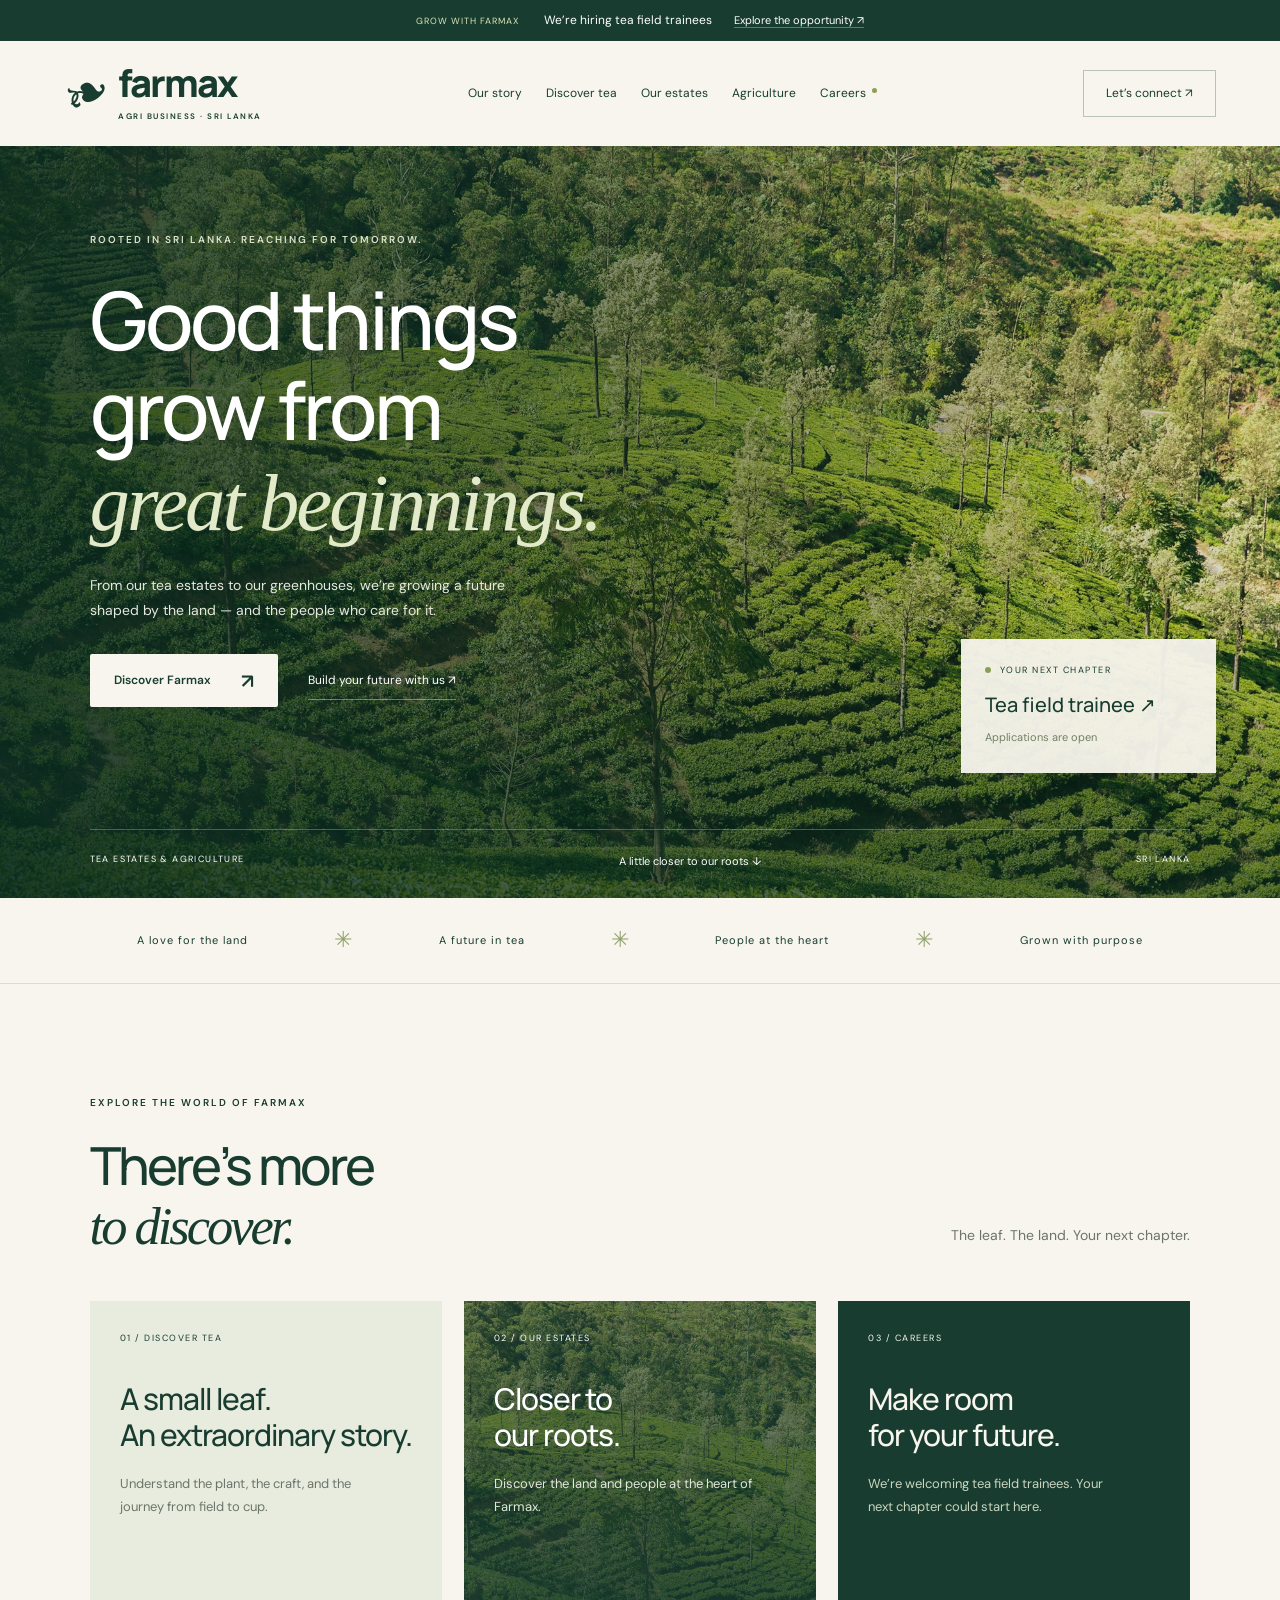
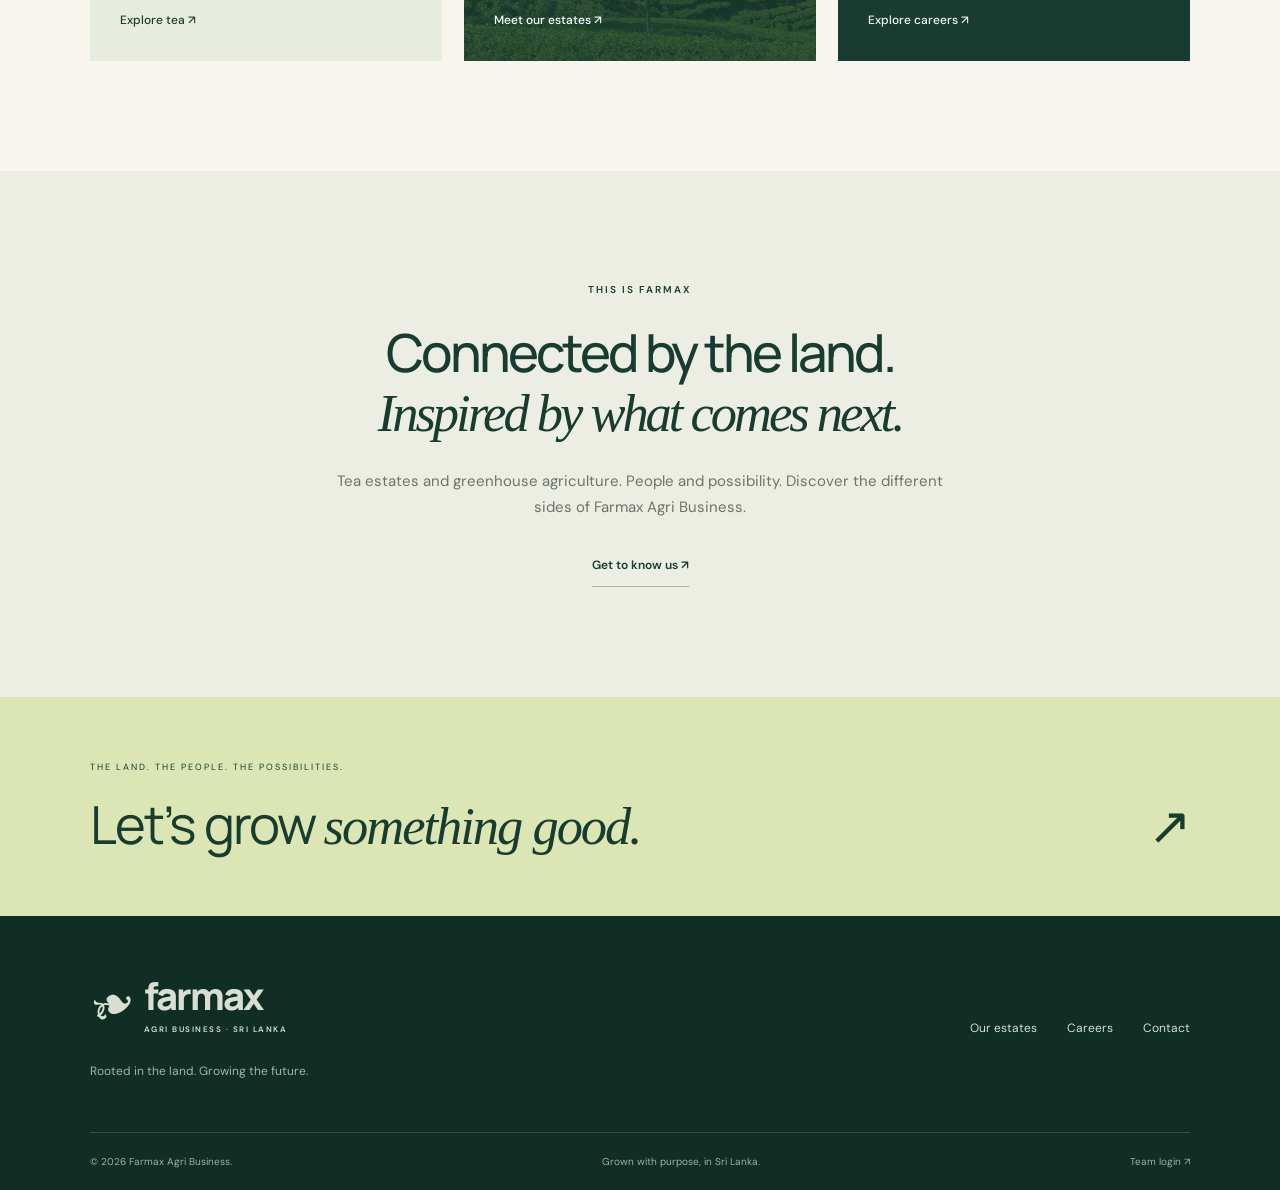
<file: index.html>
<!doctype html>
<html lang="en"><head><meta charset="utf-8"><meta name="viewport" content="width=device-width,initial-scale=1"><meta name="theme-color" content="#183d30"><meta name="description" content="Discover Farmax’s tea estates, agriculture, and tea field trainee careers in Sri Lanka."><title>Rooted in the land. Growing the future. | Farmax Agri Business</title><link rel="stylesheet" href="site.css"><script src="site.js" defer></script></head>
<body><a class="skip" href="#main">Skip to content</a><div class="announcement">GROW WITH FARMAX <span>We’re hiring tea field trainees</span><a href="careers.html">Explore the opportunity ↗</a></div><header><a class="brand" href="index.html" aria-current="page"><b aria-hidden="true">❧</b><span>farmax<small>AGRI BUSINESS · SRI LANKA</small></span></a><button class="menu" aria-label="Open navigation" aria-expanded="false" aria-controls="navigation">☰</button><nav id="navigation" aria-label="Main navigation"><a href="about.html">Our story</a><a href="tea.html">Discover tea</a><a href="estates.html">Our estates</a><a href="agriculture.html">Agriculture</a><a href="careers.html">Careers <i></i></a></nav><a class="outline" href="contact.html">Let’s connect ↗</a></header>
<main id="main"><section class="hero" id="home"><img class="hero-photo" src="assets/tea-landscape.jpg" alt="Green tea-growing countryside in Sri Lanka" fetchpriority="high"><div class="hero-content"><span class="eyebrow">ROOTED IN SRI LANKA. REACHING FOR TOMORROW.</span><h1>Good things<br>grow from<br><em>great beginnings.</em></h1><p>From our tea estates to our greenhouses, we’re growing a future shaped by the land — and the people who care for it.</p><div class="actions"><a class="button cream" href="estates.html">Discover Farmax <span>↗</span></a><a class="text-link" href="careers.html">Build your future with us ↗</a></div></div><a class="hero-job" href="careers.html"><small><i></i> YOUR NEXT CHAPTER</small><strong>Tea field trainee ↗</strong><span>Applications are open</span></a><div class="hero-bottom"><span>TEA ESTATES & AGRICULTURE</span><a href="about.html">A little closer to our roots ↓</a><span>SRI LANKA</span></div></section><div class="values"><span>A love for the land</span><b>✳</b><span>A future in tea</span><b>✳</b><span>People at the heart</span><b>✳</b><span>Grown with purpose</span></div><section class="section explore"><div class="section-heading"><div><span class="eyebrow">EXPLORE THE WORLD OF FARMAX</span><h2>There’s more<br><em>to discover.</em></h2></div><p>The leaf. The land. Your next chapter.</p></div><div class="explore-grid"><a href="tea.html" class="feature-card"><span>01 / DISCOVER TEA</span><h3>A small leaf.<br>An extraordinary story.</h3><p>Understand the plant, the craft, and the journey from field to cup.</p><b>Explore tea ↗</b></a><a href="estates.html" class="feature-card landscape"><span>02 / OUR ESTATES</span><h3>Closer to<br>our roots.</h3><p>Discover the land and people at the heart of Farmax.</p><b>Meet our estates ↗</b></a><a href="careers.html" class="feature-card dark"><span>03 / CAREERS</span><h3>Make room<br>for your future.</h3><p>We’re welcoming tea field trainees. Your next chapter could start here.</p><b>Explore careers ↗</b></a></div></section><section class="section home-story"><span class="eyebrow">THIS IS FARMAX</span><h2>Connected by the land.<br><em>Inspired by what comes next.</em></h2><p>Tea estates and greenhouse agriculture. People and possibility. Discover the different sides of Farmax Agri Business.</p><a class="under-link" href="about.html">Get to know us ↗</a></section><section class="closing"><small>THE LAND. THE PEOPLE. THE POSSIBILITIES.</small><p>Let’s grow <em>something good.</em><a href="contact.html" aria-label="Contact Farmax">↗</a></p></section></main><footer><a class="brand" href="index.html"><b aria-hidden="true">❧</b><span>farmax<small>AGRI BUSINESS · SRI LANKA</small></span></a><p>Rooted in the land. Growing the future.</p><nav aria-label="Footer navigation"><a href="estates.html">Our estates</a><a href="careers.html">Careers</a><a href="contact.html">Contact</a></nav><div class="footer-bottom"><span>© <span id="year">2026</span> Farmax Agri Business.</span><span>Grown with purpose, in Sri Lanka.</span><a href="admin.php">Team login ↗</a></div></footer></body></html>
</file>
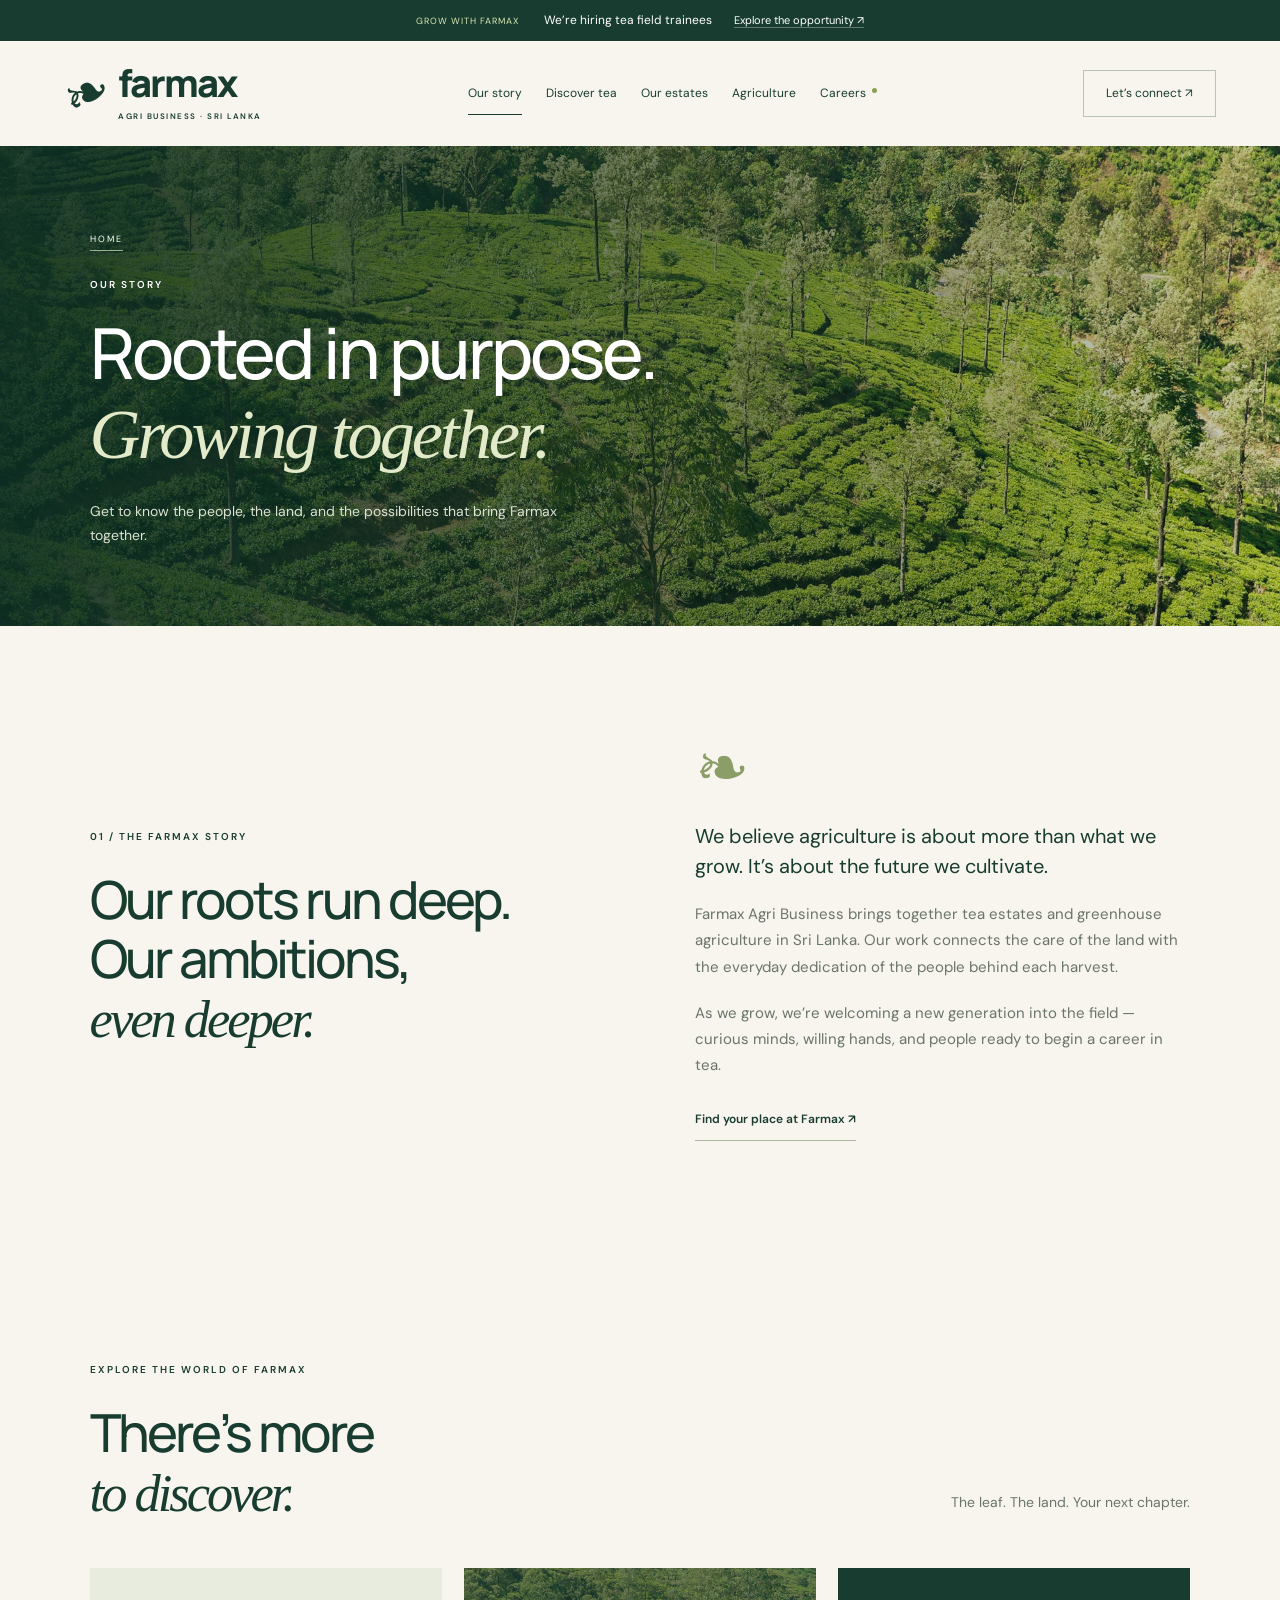
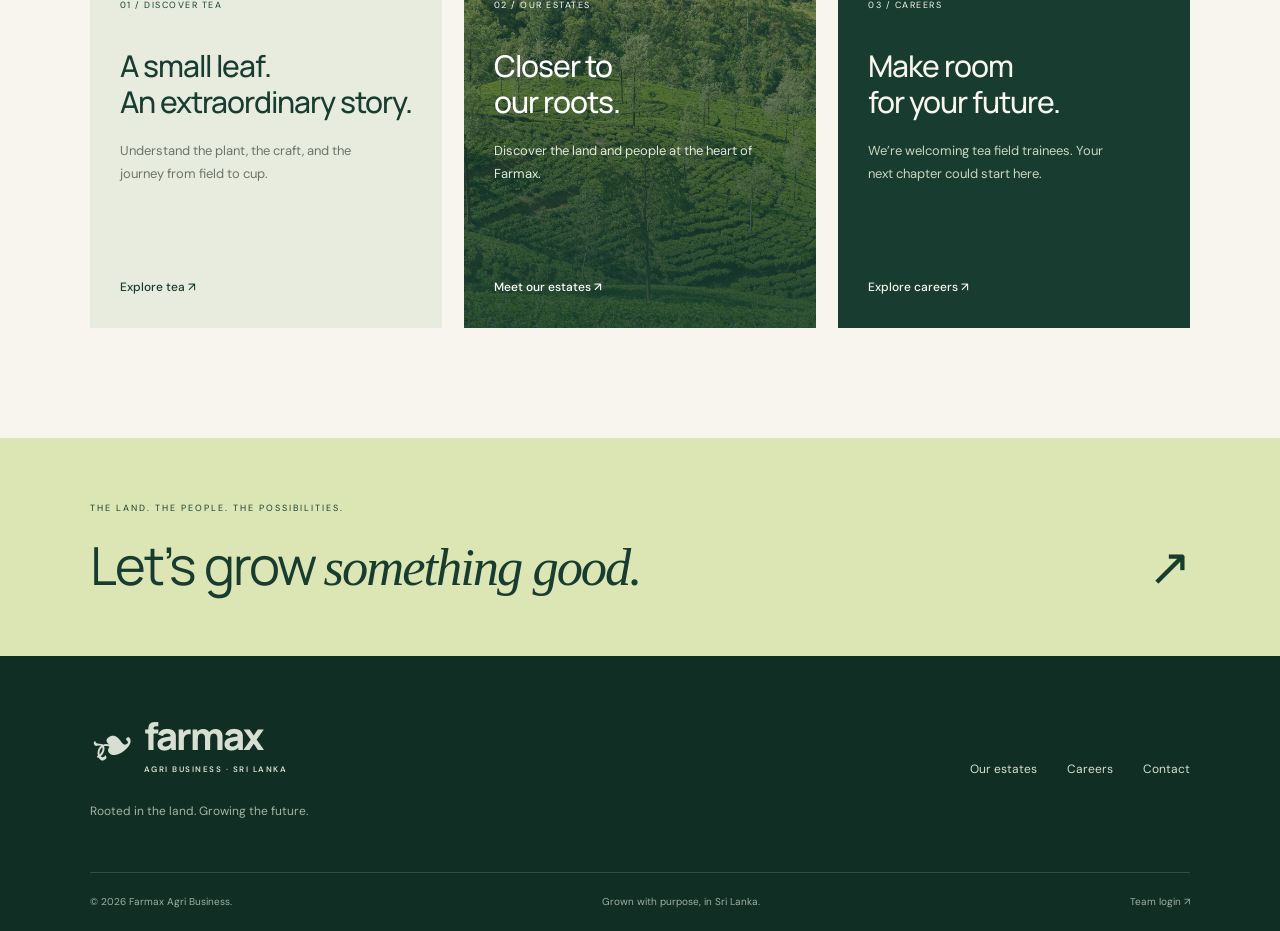
<file: about.html>
<!doctype html>
<html lang="en"><head><meta charset="utf-8"><meta name="viewport" content="width=device-width,initial-scale=1"><meta name="theme-color" content="#183d30"><meta name="description" content="Meet Farmax Agri Business and discover the tea estates and agriculture behind our story."><title>Our story | Farmax Agri Business</title><link rel="stylesheet" href="site.css"><script src="site.js" defer></script></head>
<body><a class="skip" href="#main">Skip to content</a><div class="announcement">GROW WITH FARMAX <span>We’re hiring tea field trainees</span><a href="careers.html">Explore the opportunity ↗</a></div><header><a class="brand" href="index.html"><b aria-hidden="true">❧</b><span>farmax<small>AGRI BUSINESS · SRI LANKA</small></span></a><button class="menu" aria-label="Open navigation" aria-expanded="false" aria-controls="navigation">☰</button><nav id="navigation" aria-label="Main navigation"><a href="about.html" aria-current="page">Our story</a><a href="tea.html">Discover tea</a><a href="estates.html">Our estates</a><a href="agriculture.html">Agriculture</a><a href="careers.html">Careers <i></i></a></nav><a class="outline" href="contact.html">Let’s connect ↗</a></header>
<main id="main"><section class="page-hero pictured"><img src="assets/tea-landscape.jpg" alt="Illustrative Sri Lankan tea landscape"><div><a class="breadcrumb" href="index.html">HOME</a><span class="eyebrow">OUR STORY</span><h1>Rooted in purpose.<br><em>Growing together.</em></h1><p>Get to know the people, the land, and the possibilities that bring Farmax together.</p></div></section><section class="section story" id="about"><div><span class="eyebrow">01 / THE FARMAX STORY</span><h2>Our roots run deep.<br>Our ambitions,<br><em>even deeper.</em></h2></div><div><span class="leaf" aria-hidden="true">❧</span><p class="lead">We believe agriculture is about more than what we grow. It’s about the future we cultivate.</p><p>Farmax Agri Business brings together tea estates and greenhouse agriculture in Sri Lanka. Our work connects the care of the land with the everyday dedication of the people behind each harvest.</p><p>As we grow, we’re welcoming a new generation into the field — curious minds, willing hands, and people ready to begin a career in tea.</p><a class="under-link" href="careers.html">Find your place at Farmax ↗</a></div></section><section class="section explore"><div class="section-heading"><div><span class="eyebrow">EXPLORE THE WORLD OF FARMAX</span><h2>There’s more<br><em>to discover.</em></h2></div><p>The leaf. The land. Your next chapter.</p></div><div class="explore-grid"><a href="tea.html" class="feature-card"><span>01 / DISCOVER TEA</span><h3>A small leaf.<br>An extraordinary story.</h3><p>Understand the plant, the craft, and the journey from field to cup.</p><b>Explore tea ↗</b></a><a href="estates.html" class="feature-card landscape"><span>02 / OUR ESTATES</span><h3>Closer to<br>our roots.</h3><p>Discover the land and people at the heart of Farmax.</p><b>Meet our estates ↗</b></a><a href="careers.html" class="feature-card dark"><span>03 / CAREERS</span><h3>Make room<br>for your future.</h3><p>We’re welcoming tea field trainees. Your next chapter could start here.</p><b>Explore careers ↗</b></a></div></section><section class="closing"><small>THE LAND. THE PEOPLE. THE POSSIBILITIES.</small><p>Let’s grow <em>something good.</em><a href="contact.html" aria-label="Contact Farmax">↗</a></p></section></main><footer><a class="brand" href="index.html"><b aria-hidden="true">❧</b><span>farmax<small>AGRI BUSINESS · SRI LANKA</small></span></a><p>Rooted in the land. Growing the future.</p><nav aria-label="Footer navigation"><a href="estates.html">Our estates</a><a href="careers.html">Careers</a><a href="contact.html">Contact</a></nav><div class="footer-bottom"><span>© <span id="year">2026</span> Farmax Agri Business.</span><span>Grown with purpose, in Sri Lanka.</span><a href="admin.php">Team login ↗</a></div></footer></body></html>
</file>
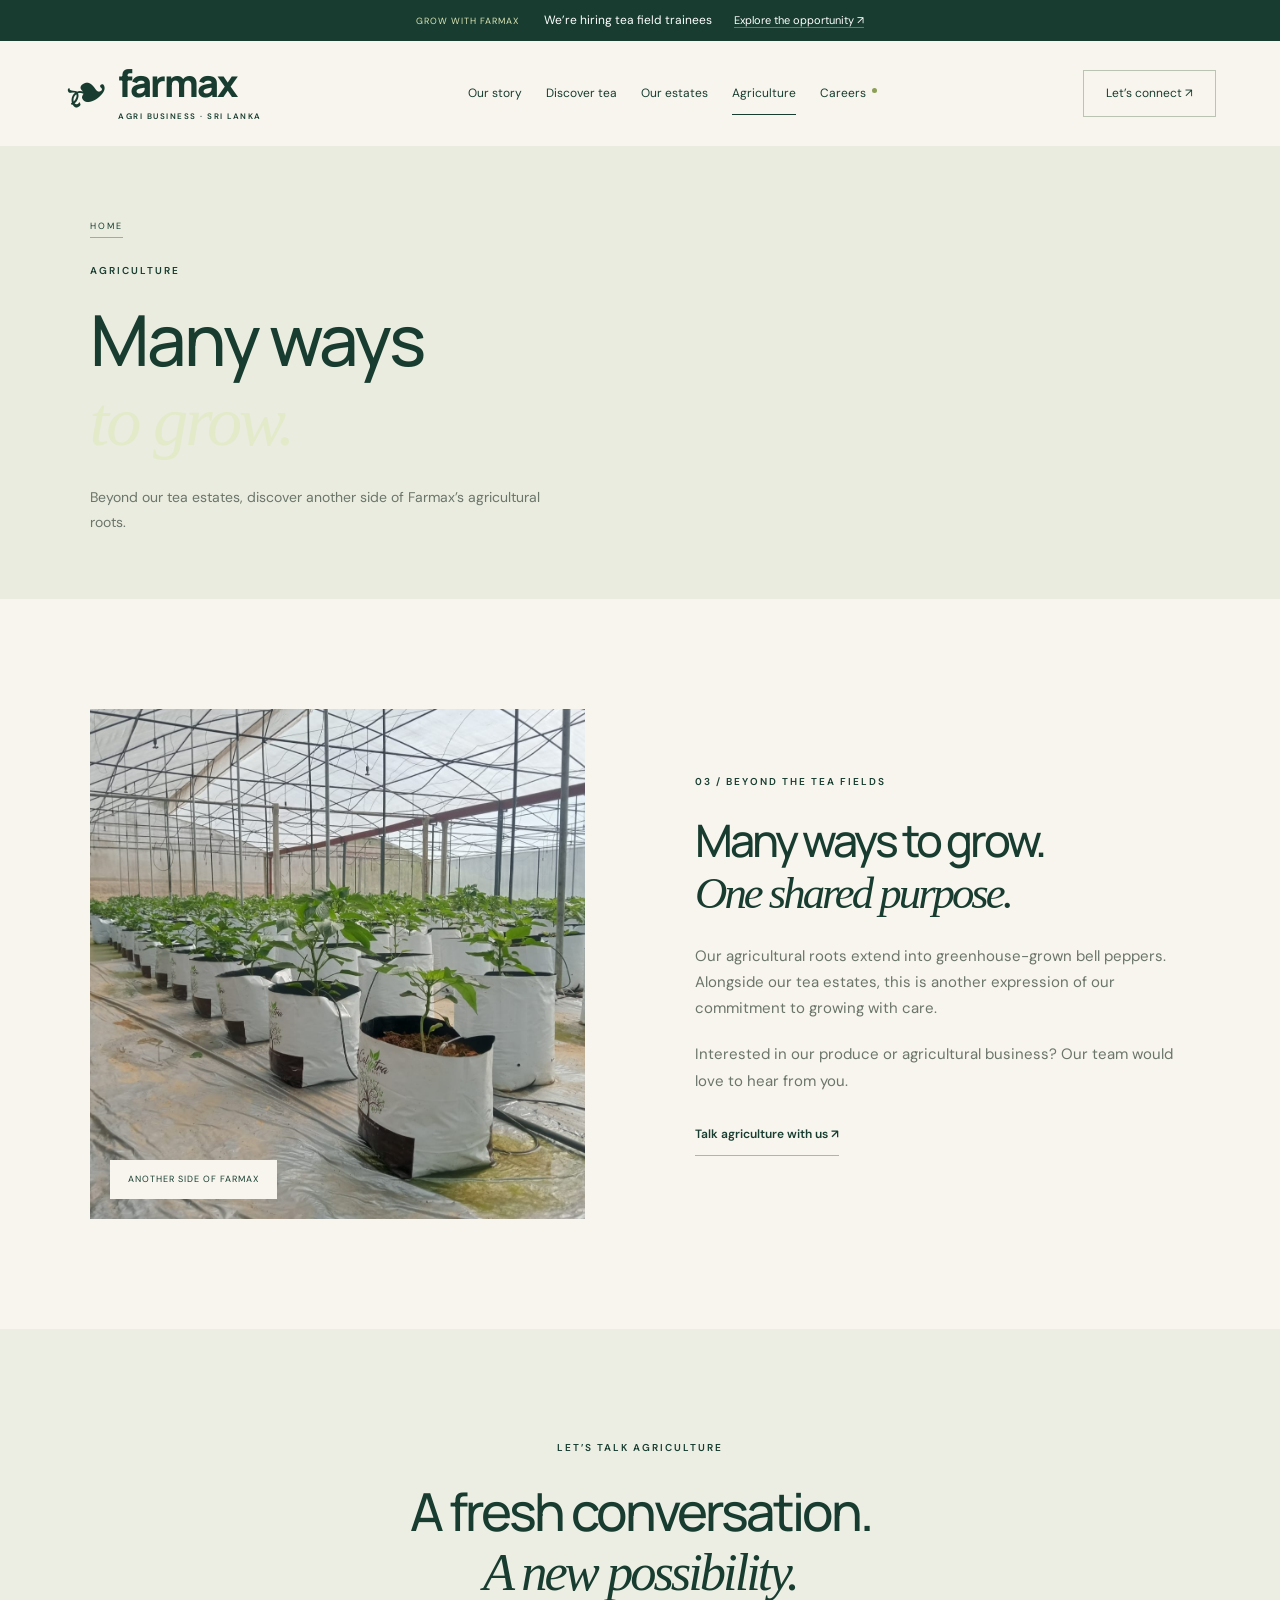
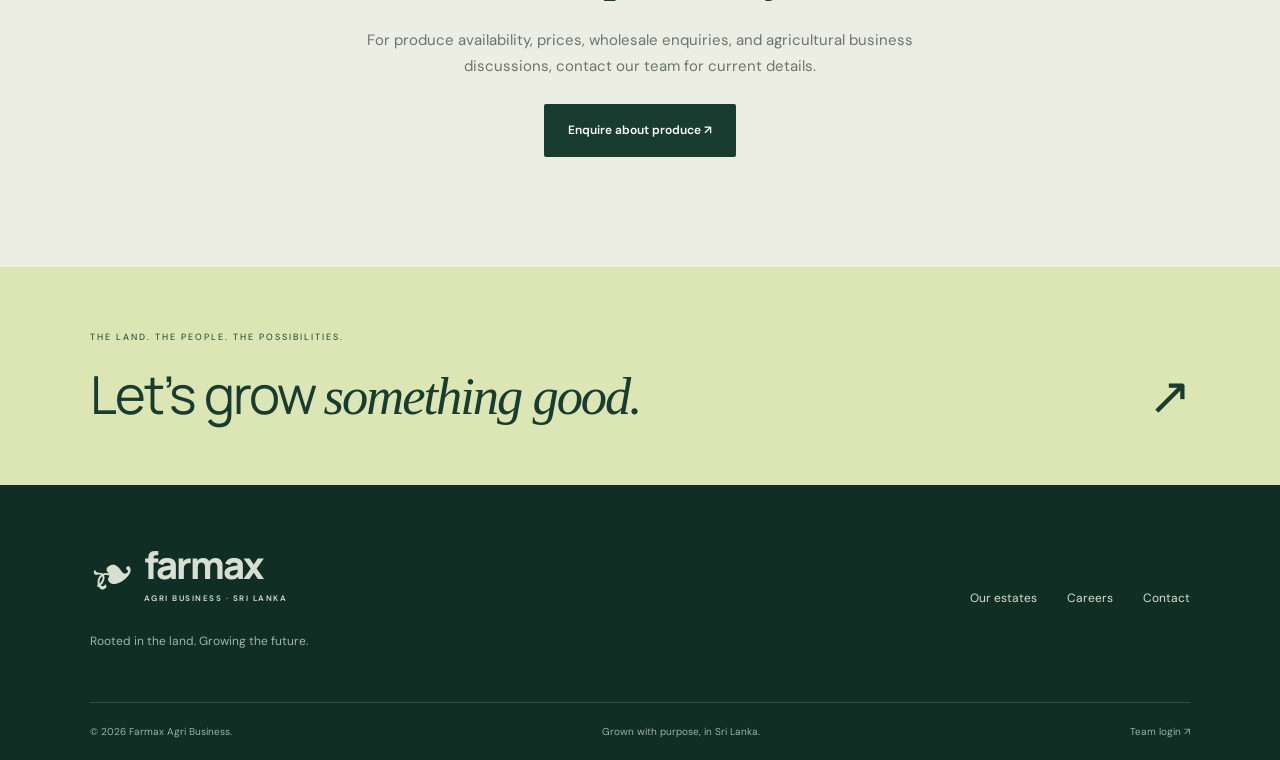
<file: agriculture.html>
<!doctype html>
<html lang="en"><head><meta charset="utf-8"><meta name="viewport" content="width=device-width,initial-scale=1"><meta name="theme-color" content="#183d30"><meta name="description" content="Discover Farmax’s greenhouse agriculture and bell pepper growing business."><title>Agriculture | Farmax Agri Business</title><link rel="stylesheet" href="site.css"><script src="site.js" defer></script></head>
<body><a class="skip" href="#main">Skip to content</a><div class="announcement">GROW WITH FARMAX <span>We’re hiring tea field trainees</span><a href="careers.html">Explore the opportunity ↗</a></div><header><a class="brand" href="index.html"><b aria-hidden="true">❧</b><span>farmax<small>AGRI BUSINESS · SRI LANKA</small></span></a><button class="menu" aria-label="Open navigation" aria-expanded="false" aria-controls="navigation">☰</button><nav id="navigation" aria-label="Main navigation"><a href="about.html">Our story</a><a href="tea.html">Discover tea</a><a href="estates.html">Our estates</a><a href="agriculture.html" aria-current="page">Agriculture</a><a href="careers.html">Careers <i></i></a></nav><a class="outline" href="contact.html">Let’s connect ↗</a></header>
<main id="main"><section class="page-hero "><div><a class="breadcrumb" href="index.html">HOME</a><span class="eyebrow">AGRICULTURE</span><h1>Many ways<br><em>to grow.</em></h1><p>Beyond our tea estates, discover another side of Farmax’s agricultural roots.</p></div></section><section class="section agriculture" id="agriculture"><div class="agri-photo"><img src="images/IMG-20260810-WA0189.jpg" alt="Farmax greenhouse agriculture" loading="lazy"><span>ANOTHER SIDE OF FARMAX</span></div><div><span class="eyebrow">03 / BEYOND THE TEA FIELDS</span><h2>Many ways to grow.<br><em>One shared purpose.</em></h2><p>Our agricultural roots extend into greenhouse-grown bell peppers. Alongside our tea estates, this is another expression of our commitment to growing with care.</p><p>Interested in our produce or agricultural business? Our team would love to hear from you.</p><a class="under-link" href="contact.html">Talk agriculture with us ↗</a></div></section><section class="section home-story"><span class="eyebrow">LET’S TALK AGRICULTURE</span><h2>A fresh conversation.<br><em>A new possibility.</em></h2><p>For produce availability, prices, wholesale enquiries, and agricultural business discussions, contact our team for current details.</p><a class="button green" href="contact.html?interest=produce">Enquire about produce ↗</a></section><section class="closing"><small>THE LAND. THE PEOPLE. THE POSSIBILITIES.</small><p>Let’s grow <em>something good.</em><a href="contact.html" aria-label="Contact Farmax">↗</a></p></section></main><footer><a class="brand" href="index.html"><b aria-hidden="true">❧</b><span>farmax<small>AGRI BUSINESS · SRI LANKA</small></span></a><p>Rooted in the land. Growing the future.</p><nav aria-label="Footer navigation"><a href="estates.html">Our estates</a><a href="careers.html">Careers</a><a href="contact.html">Contact</a></nav><div class="footer-bottom"><span>© <span id="year">2026</span> Farmax Agri Business.</span><span>Grown with purpose, in Sri Lanka.</span><a href="admin.php">Team login ↗</a></div></footer></body></html>
</file>
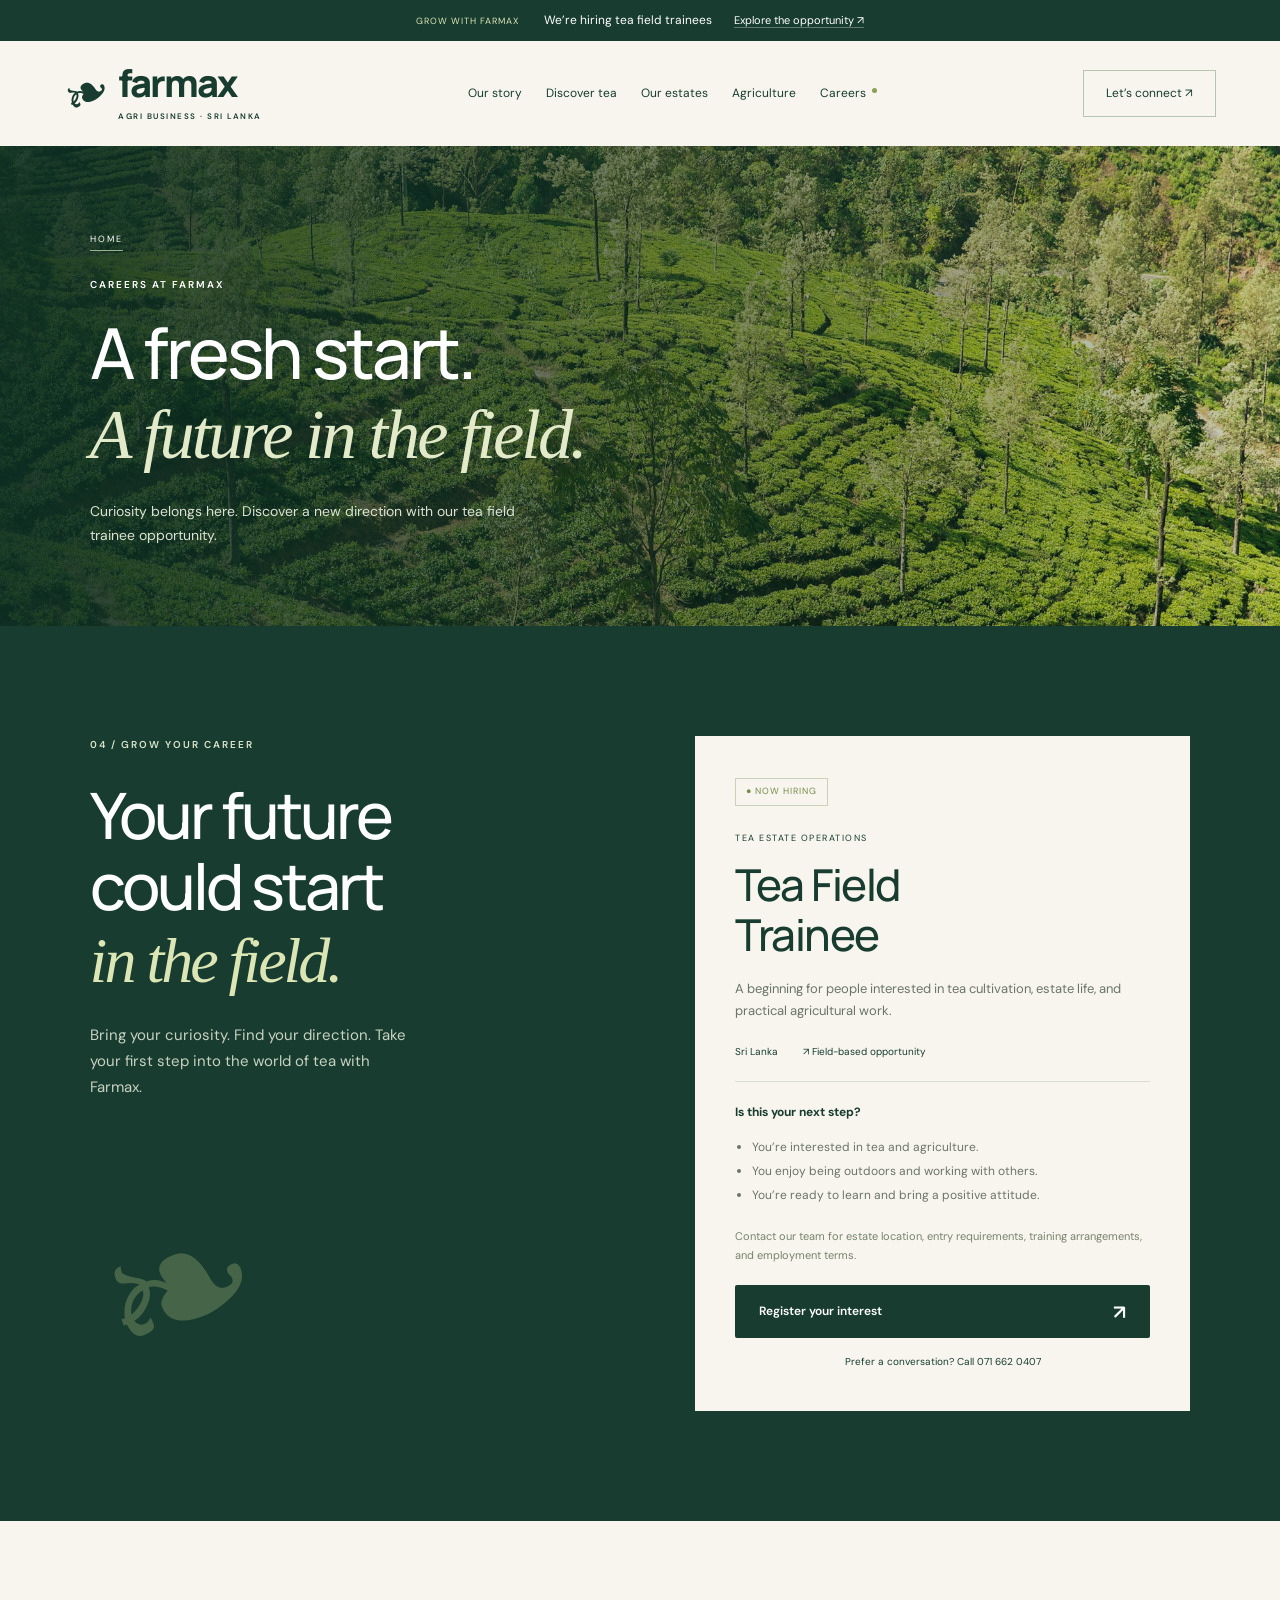
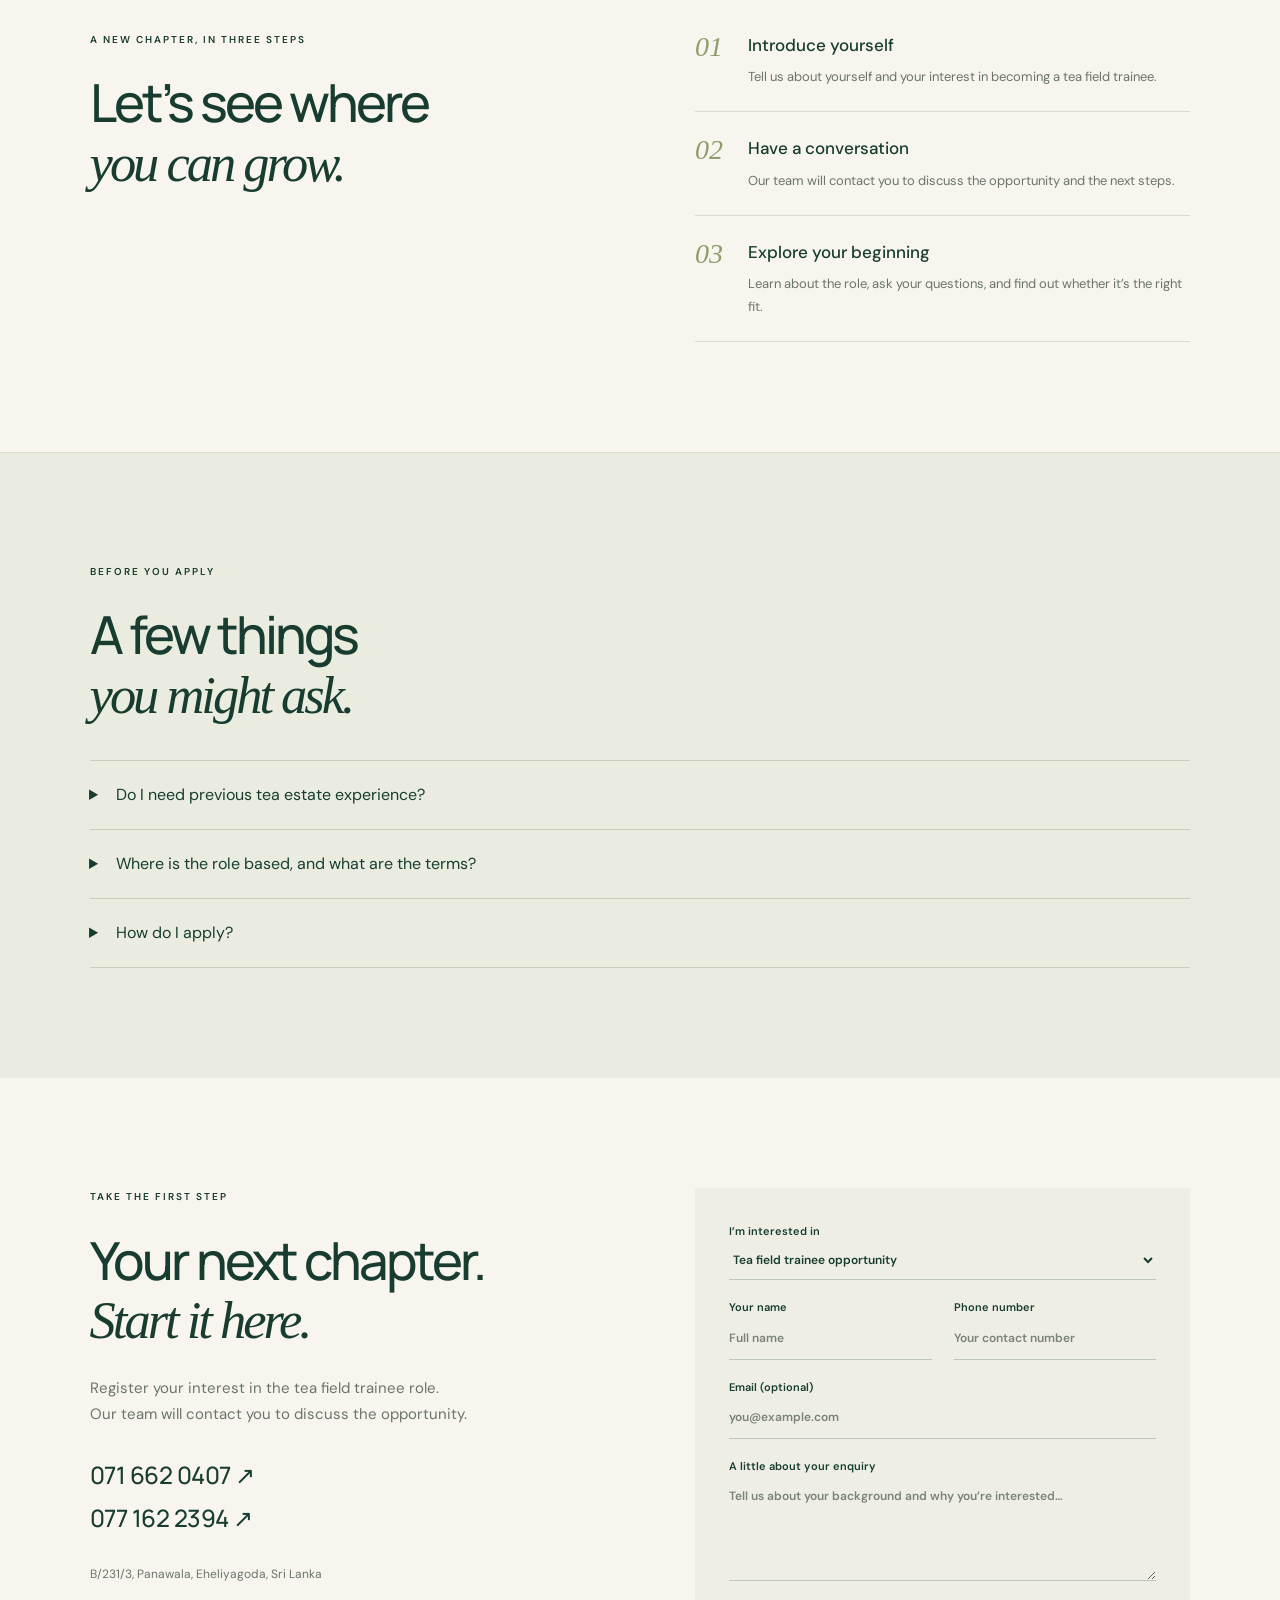
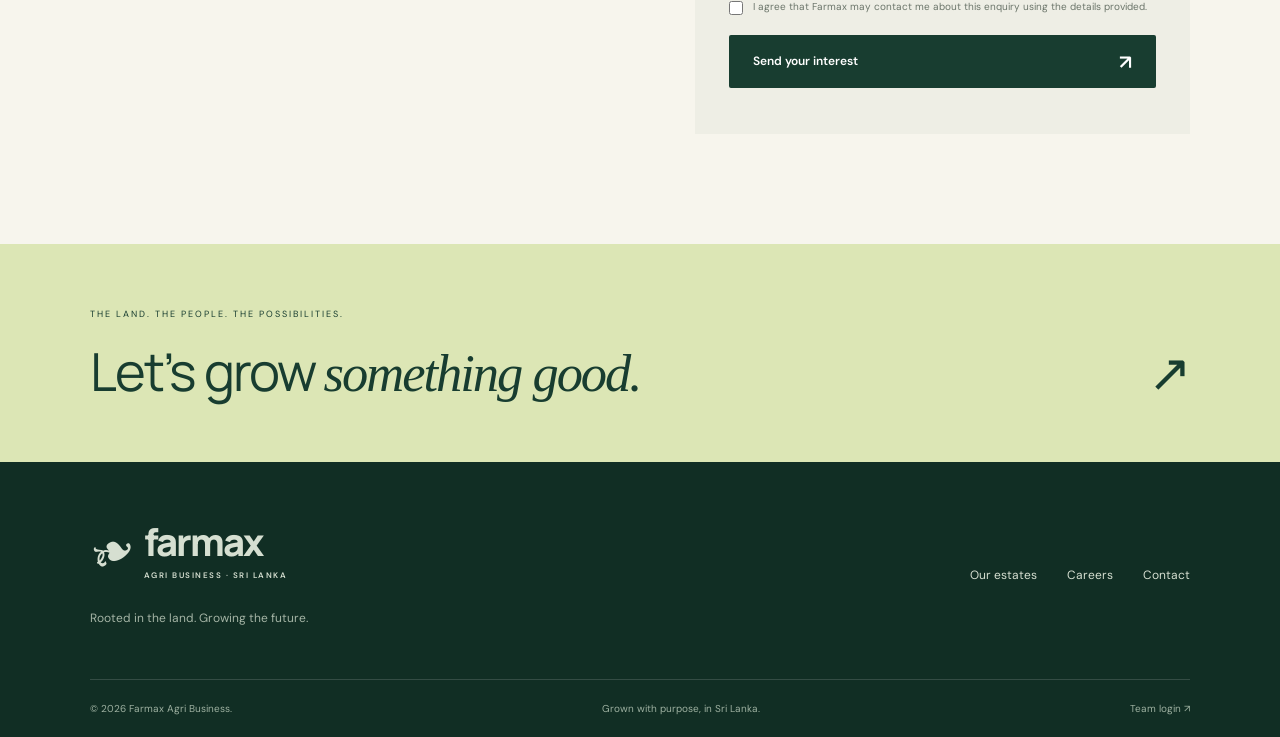
<file: careers.html>
<!doctype html>
<html lang="en"><head><meta charset="utf-8"><meta name="viewport" content="width=device-width,initial-scale=1"><meta name="theme-color" content="#183d30"><meta name="description" content="Apply for tea field trainee opportunities at Farmax in Sri Lanka."><title>Careers · Tea field trainees | Farmax Agri Business</title><link rel="stylesheet" href="site.css"><script src="site.js" defer></script></head>
<body><a class="skip" href="#main">Skip to content</a><div class="announcement">GROW WITH FARMAX <span>We’re hiring tea field trainees</span><a href="careers.html" aria-current="page">Explore the opportunity ↗</a></div><header><a class="brand" href="index.html"><b aria-hidden="true">❧</b><span>farmax<small>AGRI BUSINESS · SRI LANKA</small></span></a><button class="menu" aria-label="Open navigation" aria-expanded="false" aria-controls="navigation">☰</button><nav id="navigation" aria-label="Main navigation"><a href="about.html">Our story</a><a href="tea.html">Discover tea</a><a href="estates.html">Our estates</a><a href="agriculture.html">Agriculture</a><a href="careers.html">Careers <i></i></a></nav><a class="outline" href="contact.html">Let’s connect ↗</a></header>
<main id="main"><section class="page-hero pictured"><img src="assets/tea-landscape.jpg" alt="Illustrative Sri Lankan tea landscape"><div><a class="breadcrumb" href="index.html">HOME</a><span class="eyebrow">CAREERS AT FARMAX</span><h1>A fresh start.<br><em>A future in the field.</em></h1><p>Curiosity belongs here. Discover a new direction with our tea field trainee opportunity.</p></div></section><section class="section careers" id="careers"><div><span class="eyebrow">04 / GROW YOUR CAREER</span><h2>Your future<br>could start<br><em>in the field.</em></h2><p>Bring your curiosity. Find your direction. Take your first step into the world of tea with Farmax.</p><span class="career-leaf" aria-hidden="true">❧</span></div><article class="job-card"><span class="job-status">● NOW HIRING</span><small class="category">TEA ESTATE OPERATIONS</small><h3>Tea Field<br>Trainee</h3><p>A beginning for people interested in tea cultivation, estate life, and practical agricultural work.</p><div class="job-details">Sri Lanka <span>↗ Field-based opportunity</span></div><h4>Is this your next step?</h4><ul><li>You’re interested in tea and agriculture.</li><li>You enjoy being outdoors and working with others.</li><li>You’re ready to learn and bring a positive attitude.</li></ul><p class="note">Contact our team for estate location, entry requirements, training arrangements, and employment terms.</p><button class="button green" id="applyButton">Register your interest <span>↗</span></button><a class="call" href="tel:+94716620407">Prefer a conversation? Call 071 662 0407</a></article></section><section class="section journey"><div><span class="eyebrow">A NEW CHAPTER, IN THREE STEPS</span><h2>Let’s see where<br><em>you can grow.</em></h2></div><ol><li><b>01</b><div><h3>Introduce yourself</h3><p>Tell us about yourself and your interest in becoming a tea field trainee.</p></div></li><li><b>02</b><div><h3>Have a conversation</h3><p>Our team will contact you to discuss the opportunity and the next steps.</p></div></li><li><b>03</b><div><h3>Explore your beginning</h3><p>Learn about the role, ask your questions, and find out whether it’s the right fit.</p></div></li></ol></section><section class="section faq"><span class="eyebrow">BEFORE YOU APPLY</span><h2>A few things<br><em>you might ask.</em></h2><details><summary>Do I need previous tea estate experience?</summary><p>Share your background with our team. They will explain the entry requirements and whether the current trainee opportunity suits you.</p></details><details><summary>Where is the role based, and what are the terms?</summary><p>Our team will confirm the estate location, pay, working arrangements, training, and other employment terms when discussing the role.</p></details><details><summary>How do I apply?</summary><p>Complete the interest form below with your contact details and background. You can also call 071 662 0407 to speak with the Farmax team.</p></details></section><section class="section contact" id="contact"><div><span class="eyebrow">TAKE THE FIRST STEP</span><h2>Your next chapter.<br><em>Start it here.</em></h2><p>Register your interest in the tea field trainee role.<br>Our team will contact you to discuss the opportunity.</p><div class="contact-links"><a href="tel:+94716620407">071 662 0407 ↗</a><a href="tel:+94771622394">077 162 2394 ↗</a></div><p class="address">B/231/3, Panawala, Eheliyagoda, Sri Lanka</p></div><form id="contactForm"><label>I’m interested in<select name="interest" id="interest"><option>Tea field trainee opportunity</option><option>Tea estate enquiry</option><option>Produce & agriculture</option><option>General enquiry</option></select></label><div class="form-row"><label>Your name<input name="name" required autocomplete="name" maxlength="150" placeholder="Full name"></label><label>Phone number<input name="phone" type="tel" required autocomplete="tel" maxlength="30" placeholder="Your contact number"></label></div><label>Email (optional)<input name="email" type="email" autocomplete="email" maxlength="200" placeholder="you@example.com"></label><label>A little about your enquiry<textarea name="message" required rows="4" maxlength="5000" placeholder="Tell us about your background and why you’re interested…"></textarea></label><label class="consent"><input type="checkbox" required><span>I agree that Farmax may contact me about this enquiry using the details provided.</span></label><button class="button green" type="submit">Send your interest <span>↗</span></button><p class="form-msg" role="status" aria-live="polite"></p></form></section><section class="closing"><small>THE LAND. THE PEOPLE. THE POSSIBILITIES.</small><p>Let’s grow <em>something good.</em><a href="contact.html" aria-label="Contact Farmax">↗</a></p></section></main><footer><a class="brand" href="index.html"><b aria-hidden="true">❧</b><span>farmax<small>AGRI BUSINESS · SRI LANKA</small></span></a><p>Rooted in the land. Growing the future.</p><nav aria-label="Footer navigation"><a href="estates.html">Our estates</a><a href="careers.html">Careers</a><a href="contact.html">Contact</a></nav><div class="footer-bottom"><span>© <span id="year">2026</span> Farmax Agri Business.</span><span>Grown with purpose, in Sri Lanka.</span><a href="admin.php">Team login ↗</a></div></footer></body></html>
</file>
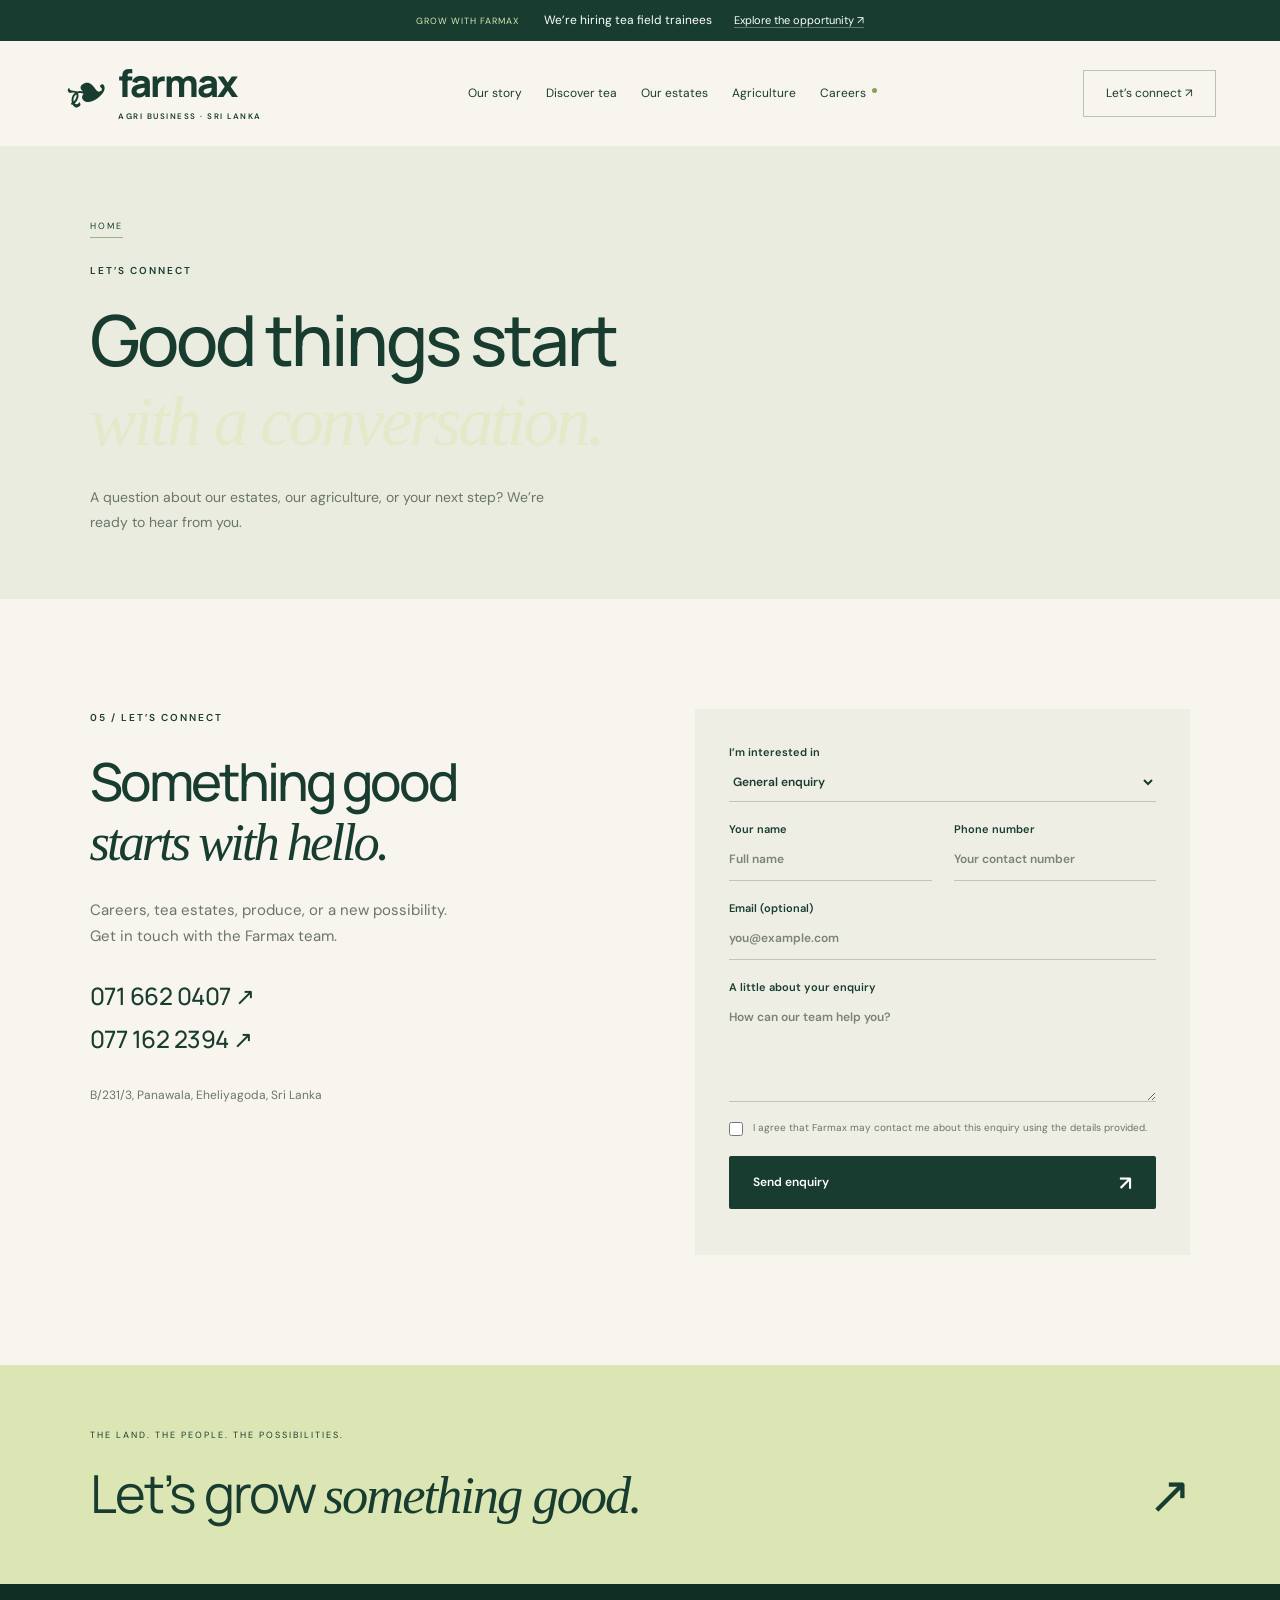
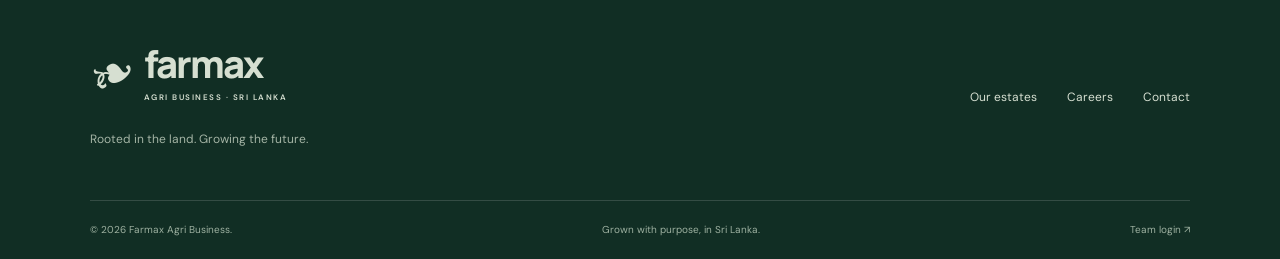
<file: contact.html>
<!doctype html>
<html lang="en"><head><meta charset="utf-8"><meta name="viewport" content="width=device-width,initial-scale=1"><meta name="theme-color" content="#183d30"><meta name="description" content="Contact Farmax for tea estate, agriculture, and career enquiries."><title>Contact | Farmax Agri Business</title><link rel="stylesheet" href="site.css"><script src="site.js" defer></script></head>
<body><a class="skip" href="#main">Skip to content</a><div class="announcement">GROW WITH FARMAX <span>We’re hiring tea field trainees</span><a href="careers.html">Explore the opportunity ↗</a></div><header><a class="brand" href="index.html"><b aria-hidden="true">❧</b><span>farmax<small>AGRI BUSINESS · SRI LANKA</small></span></a><button class="menu" aria-label="Open navigation" aria-expanded="false" aria-controls="navigation">☰</button><nav id="navigation" aria-label="Main navigation"><a href="about.html">Our story</a><a href="tea.html">Discover tea</a><a href="estates.html">Our estates</a><a href="agriculture.html">Agriculture</a><a href="careers.html">Careers <i></i></a></nav><a class="outline" href="contact.html" aria-current="page">Let’s connect ↗</a></header>
<main id="main"><section class="page-hero "><div><a class="breadcrumb" href="index.html">HOME</a><span class="eyebrow">LET’S CONNECT</span><h1>Good things start<br><em>with a conversation.</em></h1><p>A question about our estates, our agriculture, or your next step? We’re ready to hear from you.</p></div></section><section class="section contact" id="contact"><div><span class="eyebrow">05 / LET’S CONNECT</span><h2>Something good<br><em>starts with hello.</em></h2><p>Careers, tea estates, produce, or a new possibility.<br>Get in touch with the Farmax team.</p><div class="contact-links"><a href="tel:+94716620407">071 662 0407 ↗</a><a href="tel:+94771622394">077 162 2394 ↗</a></div><p class="address">B/231/3, Panawala, Eheliyagoda, Sri Lanka</p></div><form id="contactForm"><label>I’m interested in<select name="interest" id="interest"><option>Tea field trainee opportunity</option><option>Tea estate enquiry</option><option>Produce & agriculture</option><option>General enquiry</option></select></label><div class="form-row"><label>Your name<input name="name" required autocomplete="name" maxlength="150" placeholder="Full name"></label><label>Phone number<input name="phone" type="tel" required autocomplete="tel" maxlength="30" placeholder="Your contact number"></label></div><label>Email (optional)<input name="email" type="email" autocomplete="email" maxlength="200" placeholder="you@example.com"></label><label>A little about your enquiry<textarea name="message" required rows="4" maxlength="5000" placeholder="Tell us about your background and why you’re interested…"></textarea></label><label class="consent"><input type="checkbox" required><span>I agree that Farmax may contact me about this enquiry using the details provided.</span></label><button class="button green" type="submit">Send your interest <span>↗</span></button><p class="form-msg" role="status" aria-live="polite"></p></form></section><section class="closing"><small>THE LAND. THE PEOPLE. THE POSSIBILITIES.</small><p>Let’s grow <em>something good.</em><a href="contact.html" aria-label="Contact Farmax">↗</a></p></section></main><footer><a class="brand" href="index.html"><b aria-hidden="true">❧</b><span>farmax<small>AGRI BUSINESS · SRI LANKA</small></span></a><p>Rooted in the land. Growing the future.</p><nav aria-label="Footer navigation"><a href="estates.html">Our estates</a><a href="careers.html">Careers</a><a href="contact.html">Contact</a></nav><div class="footer-bottom"><span>© <span id="year">2026</span> Farmax Agri Business.</span><span>Grown with purpose, in Sri Lanka.</span><a href="admin.php">Team login ↗</a></div></footer></body></html>
</file>
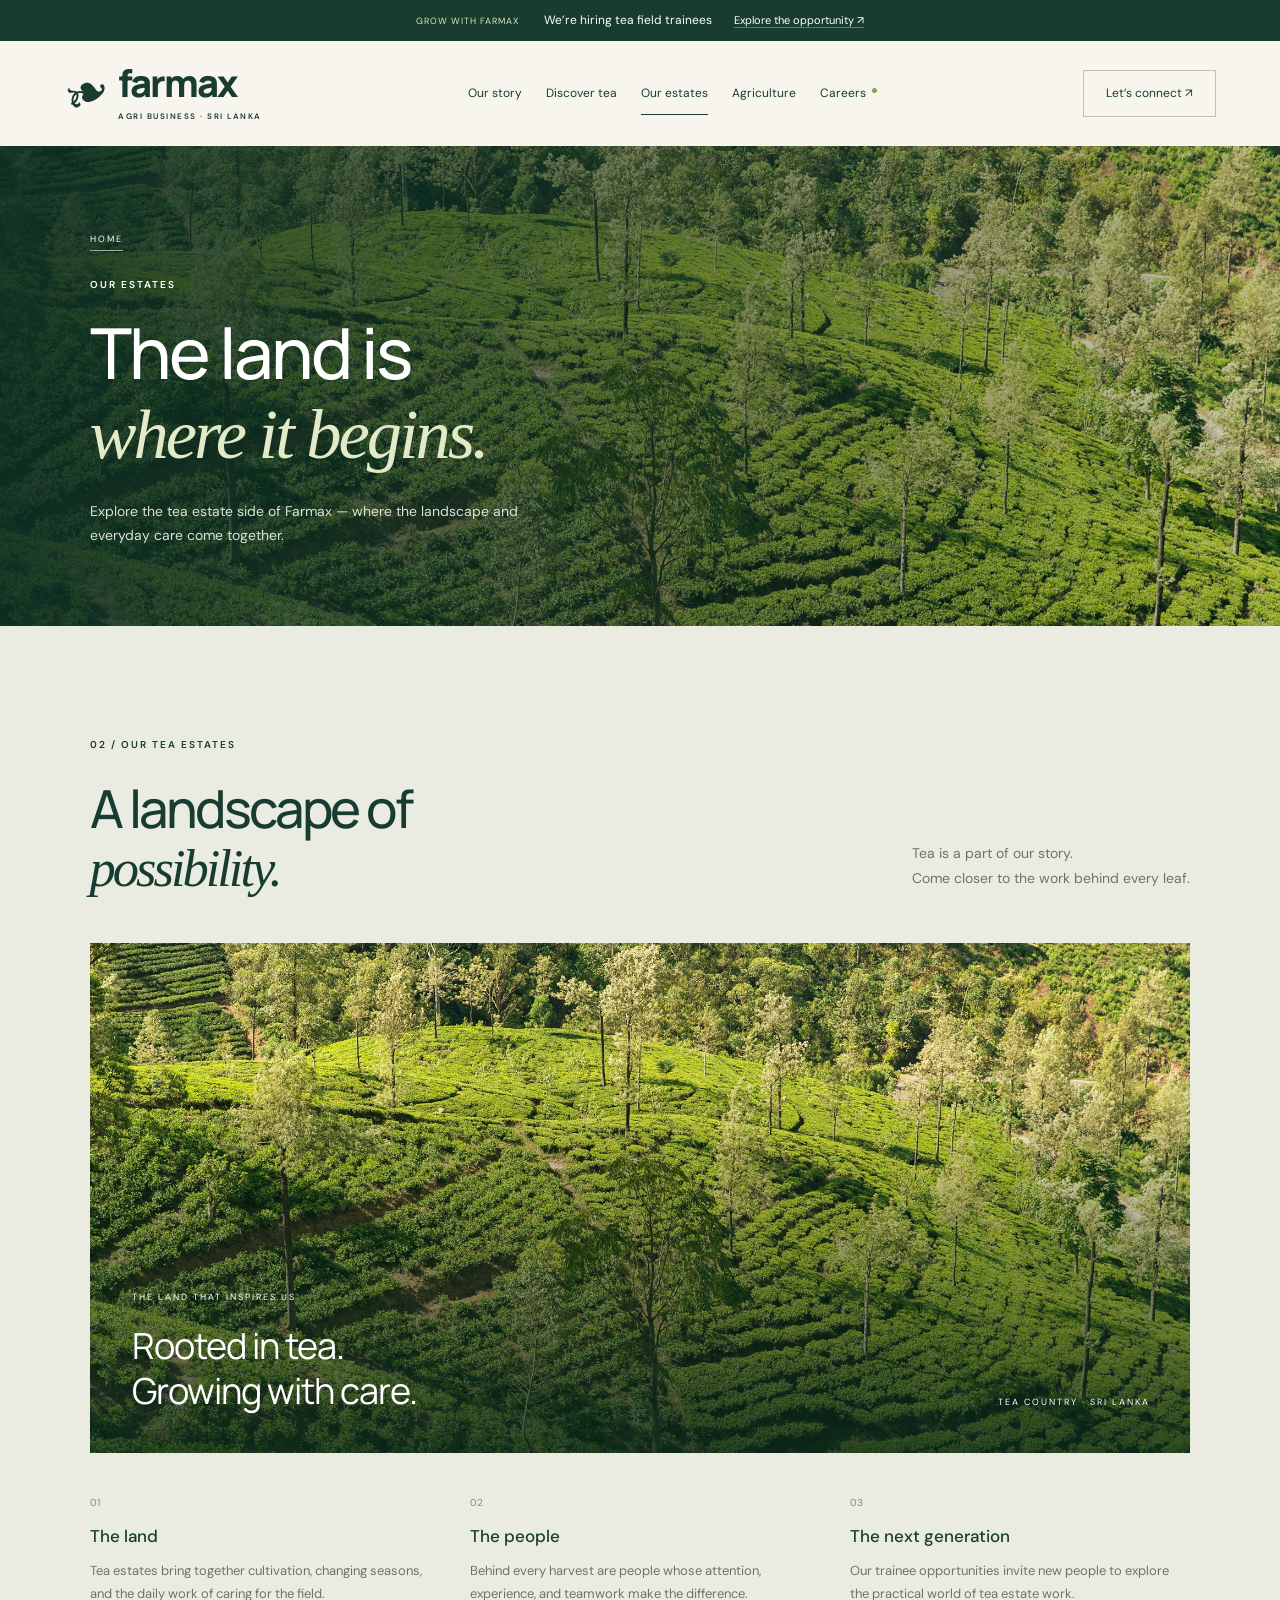
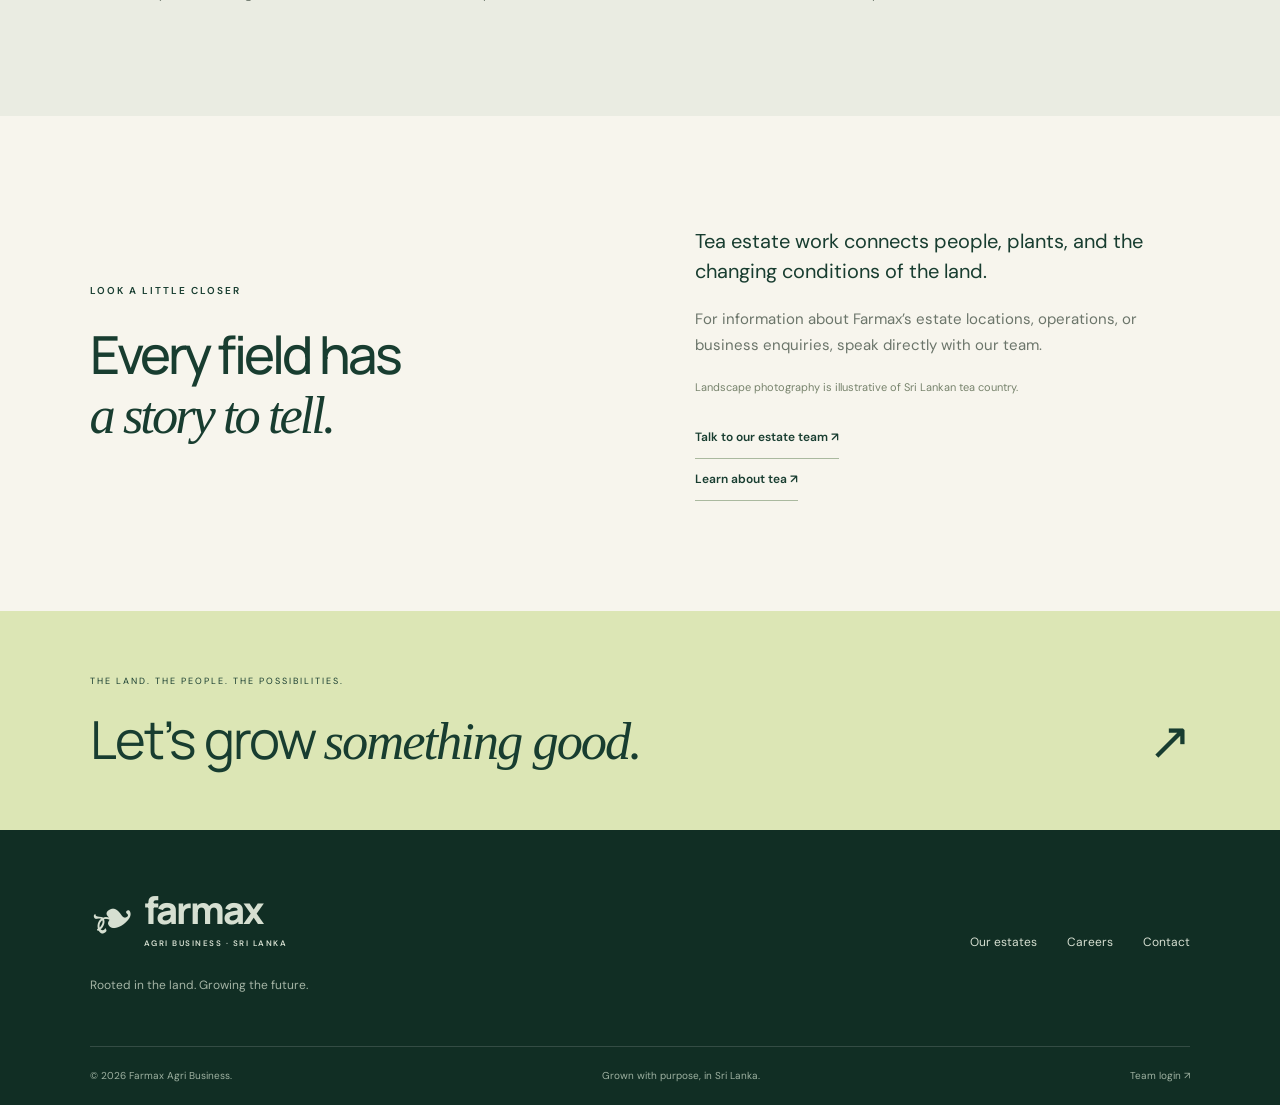
<file: estates.html>
<!doctype html>
<html lang="en"><head><meta charset="utf-8"><meta name="viewport" content="width=device-width,initial-scale=1"><meta name="theme-color" content="#183d30"><meta name="description" content="Explore Farmax’s tea estate focus and the people and field work behind tea."><title>Our tea estates | Farmax Agri Business</title><link rel="stylesheet" href="site.css"><script src="site.js" defer></script></head>
<body><a class="skip" href="#main">Skip to content</a><div class="announcement">GROW WITH FARMAX <span>We’re hiring tea field trainees</span><a href="careers.html">Explore the opportunity ↗</a></div><header><a class="brand" href="index.html"><b aria-hidden="true">❧</b><span>farmax<small>AGRI BUSINESS · SRI LANKA</small></span></a><button class="menu" aria-label="Open navigation" aria-expanded="false" aria-controls="navigation">☰</button><nav id="navigation" aria-label="Main navigation"><a href="about.html">Our story</a><a href="tea.html">Discover tea</a><a href="estates.html" aria-current="page">Our estates</a><a href="agriculture.html">Agriculture</a><a href="careers.html">Careers <i></i></a></nav><a class="outline" href="contact.html">Let’s connect ↗</a></header>
<main id="main"><section class="page-hero pictured"><img src="assets/tea-landscape.jpg" alt="Illustrative Sri Lankan tea landscape"><div><a class="breadcrumb" href="index.html">HOME</a><span class="eyebrow">OUR ESTATES</span><h1>The land is<br><em>where it begins.</em></h1><p>Explore the tea estate side of Farmax — where the landscape and everyday care come together.</p></div></section><section class="section estates" id="estates"><div class="section-heading"><div><span class="eyebrow">02 / OUR TEA ESTATES</span><h2>A landscape of<br><em>possibility.</em></h2></div><p>Tea is a part of our story.<br>Come closer to the work behind every leaf.</p></div><div class="estate-image"><img src="assets/tea-landscape.jpg" alt="Tea country landscape" loading="lazy"><div><small>THE LAND THAT INSPIRES US</small><h3>Rooted in tea.<br>Growing with care.</h3></div><span>TEA COUNTRY · SRI LANKA</span></div><div class="estate-notes"><article><small>01</small><h3>The land</h3><p>Tea estates bring together cultivation, changing seasons, and the daily work of caring for the field.</p></article><article><small>02</small><h3>The people</h3><p>Behind every harvest are people whose attention, experience, and teamwork make the difference.</p></article><article><small>03</small><h3>The next generation</h3><p>Our trainee opportunities invite new people to explore the practical world of tea estate work.</p></article></div></section><section class="section story"><div><span class="eyebrow">LOOK A LITTLE CLOSER</span><h2>Every field has<br><em>a story to tell.</em></h2></div><div><p class="lead">Tea estate work connects people, plants, and the changing conditions of the land.</p><p>For information about Farmax’s estate locations, operations, or business enquiries, speak directly with our team.</p><p class="note">Landscape photography is illustrative of Sri Lankan tea country.</p><a class="under-link" href="contact.html">Talk to our estate team ↗</a><br><a class="under-link" href="tea.html">Learn about tea ↗</a></div></section><section class="closing"><small>THE LAND. THE PEOPLE. THE POSSIBILITIES.</small><p>Let’s grow <em>something good.</em><a href="contact.html" aria-label="Contact Farmax">↗</a></p></section></main><footer><a class="brand" href="index.html"><b aria-hidden="true">❧</b><span>farmax<small>AGRI BUSINESS · SRI LANKA</small></span></a><p>Rooted in the land. Growing the future.</p><nav aria-label="Footer navigation"><a href="estates.html">Our estates</a><a href="careers.html">Careers</a><a href="contact.html">Contact</a></nav><div class="footer-bottom"><span>© <span id="year">2026</span> Farmax Agri Business.</span><span>Grown with purpose, in Sri Lanka.</span><a href="admin.php">Team login ↗</a></div></footer></body></html>
</file>
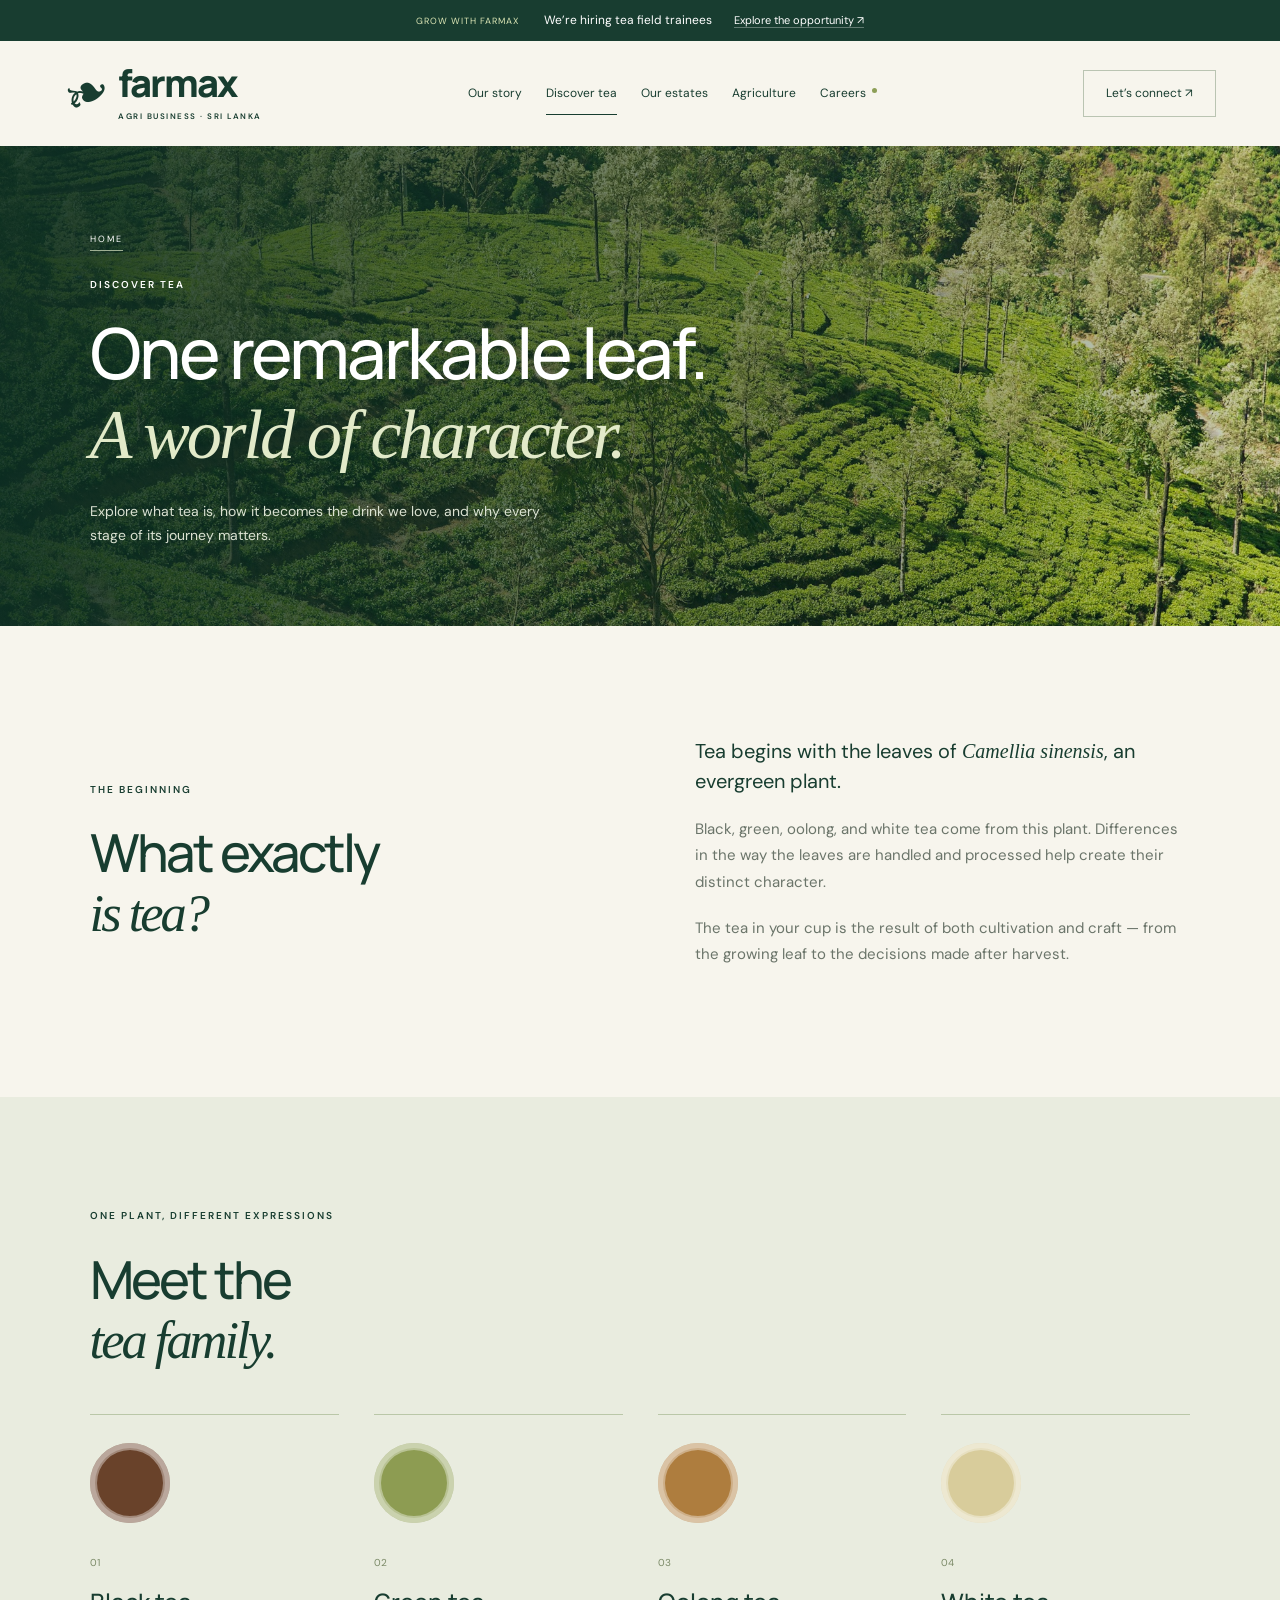
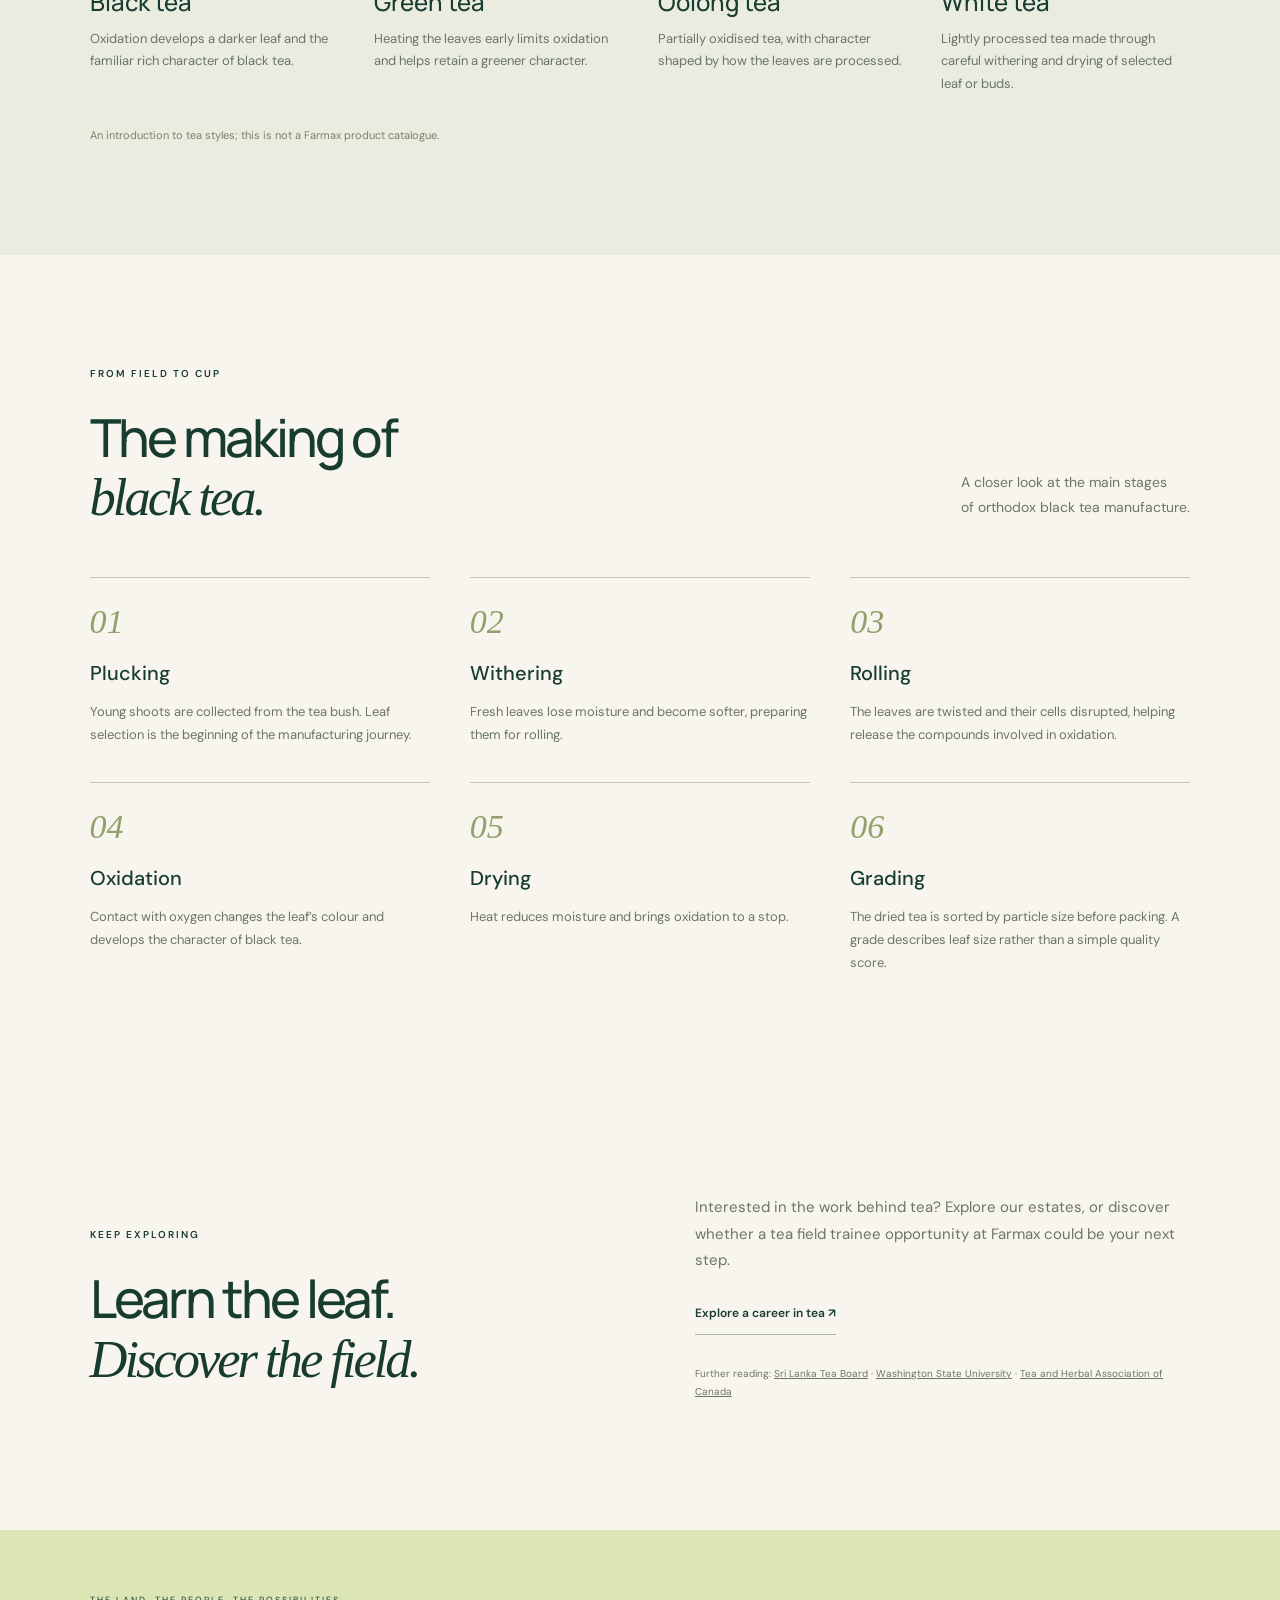
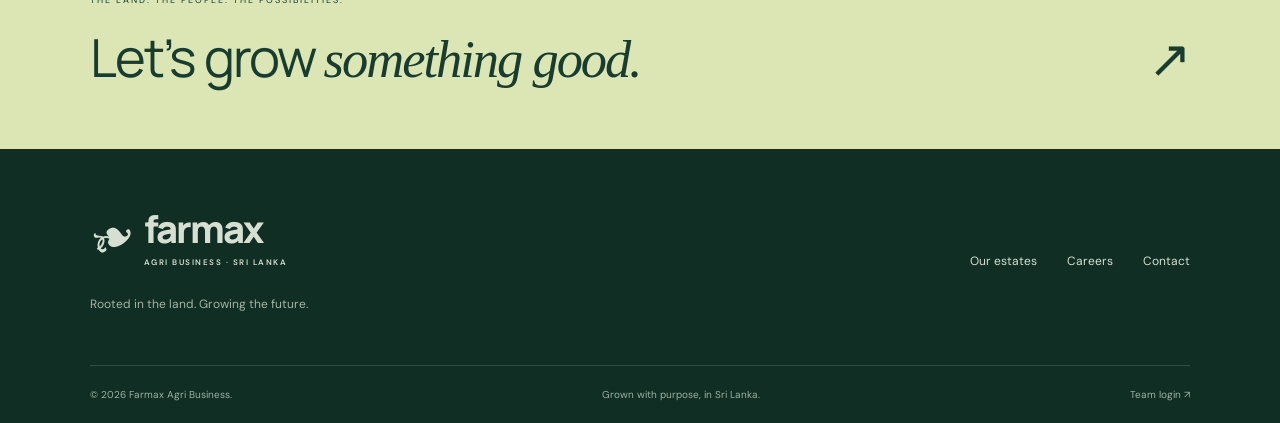
<file: tea.html>
<!doctype html>
<html lang="en"><head><meta charset="utf-8"><meta name="viewport" content="width=device-width,initial-scale=1"><meta name="theme-color" content="#183d30"><meta name="description" content="Learn what tea is, explore black, green, oolong and white tea, and follow the journey from leaf to cup."><title>Discover tea · From leaf to cup | Farmax Agri Business</title><link rel="stylesheet" href="site.css"><script src="site.js" defer></script></head>
<body><a class="skip" href="#main">Skip to content</a><div class="announcement">GROW WITH FARMAX <span>We’re hiring tea field trainees</span><a href="careers.html">Explore the opportunity ↗</a></div><header><a class="brand" href="index.html"><b aria-hidden="true">❧</b><span>farmax<small>AGRI BUSINESS · SRI LANKA</small></span></a><button class="menu" aria-label="Open navigation" aria-expanded="false" aria-controls="navigation">☰</button><nav id="navigation" aria-label="Main navigation"><a href="about.html">Our story</a><a href="tea.html" aria-current="page">Discover tea</a><a href="estates.html">Our estates</a><a href="agriculture.html">Agriculture</a><a href="careers.html">Careers <i></i></a></nav><a class="outline" href="contact.html">Let’s connect ↗</a></header>
<main id="main"><section class="page-hero pictured"><img src="assets/tea-landscape.jpg" alt="Illustrative Sri Lankan tea landscape"><div><a class="breadcrumb" href="index.html">HOME</a><span class="eyebrow">DISCOVER TEA</span><h1>One remarkable leaf.<br><em>A world of character.</em></h1><p>Explore what tea is, how it becomes the drink we love, and why every stage of its journey matters.</p></div></section><section class="section story"><div><span class="eyebrow">THE BEGINNING</span><h2>What exactly<br><em>is tea?</em></h2></div><div><p class="lead">Tea begins with the leaves of <em>Camellia sinensis</em>, an evergreen plant.</p><p>Black, green, oolong, and white tea come from this plant. Differences in the way the leaves are handled and processed help create their distinct character.</p><p>The tea in your cup is the result of both cultivation and craft — from the growing leaf to the decisions made after harvest.</p></div></section><section class="section tea-types"><span class="eyebrow">ONE PLANT, DIFFERENT EXPRESSIONS</span><h2>Meet the<br><em>tea family.</em></h2><div class="tea-grid"><article><span class="tea-circle black"></span><small>01</small><h3>Black tea</h3><p>Oxidation develops a darker leaf and the familiar rich character of black tea.</p></article><article><span class="tea-circle green-tea"></span><small>02</small><h3>Green tea</h3><p>Heating the leaves early limits oxidation and helps retain a greener character.</p></article><article><span class="tea-circle oolong"></span><small>03</small><h3>Oolong tea</h3><p>Partially oxidised tea, with character shaped by how the leaves are processed.</p></article><article><span class="tea-circle white"></span><small>04</small><h3>White tea</h3><p>Lightly processed tea made through careful withering and drying of selected leaf or buds.</p></article></div><p class="note">An introduction to tea styles; this is not a Farmax product catalogue.</p></section><section class="section tea-process"><div class="section-heading"><div><span class="eyebrow">FROM FIELD TO CUP</span><h2>The making of<br><em>black tea.</em></h2></div><p>A closer look at the main stages<br>of orthodox black tea manufacture.</p></div><div class="process-grid"><article><span>01</span><h3>Plucking</h3><p>Young shoots are collected from the tea bush. Leaf selection is the beginning of the manufacturing journey.</p></article><article><span>02</span><h3>Withering</h3><p>Fresh leaves lose moisture and become softer, preparing them for rolling.</p></article><article><span>03</span><h3>Rolling</h3><p>The leaves are twisted and their cells disrupted, helping release the compounds involved in oxidation.</p></article><article><span>04</span><h3>Oxidation</h3><p>Contact with oxygen changes the leaf’s colour and develops the character of black tea.</p></article><article><span>05</span><h3>Drying</h3><p>Heat reduces moisture and brings oxidation to a stop.</p></article><article><span>06</span><h3>Grading</h3><p>The dried tea is sorted by particle size before packing. A grade describes leaf size rather than a simple quality score.</p></article></div></section><section class="section story"><div><span class="eyebrow">KEEP EXPLORING</span><h2>Learn the leaf.<br><em>Discover the field.</em></h2></div><div><p>Interested in the work behind tea? Explore our estates, or discover whether a tea field trainee opportunity at Farmax could be your next step.</p><a class="under-link" href="careers.html">Explore a career in tea ↗</a><p class="sources">Further reading: <a href="https://www.srilankateaboard.lk/wp-content/uploads/2024/11/Specification-Ceylon-tea.pdf" target="_blank" rel="noopener">Sri Lanka Tea Board</a> · <a href="https://vegetables.wsu.edu/tea-types-and-home-processing/" target="_blank" rel="noopener">Washington State University</a> · <a href="https://www.tea.ca/blog/know-your-tea/" target="_blank" rel="noopener">Tea and Herbal Association of Canada</a></p></div></section><section class="closing"><small>THE LAND. THE PEOPLE. THE POSSIBILITIES.</small><p>Let’s grow <em>something good.</em><a href="contact.html" aria-label="Contact Farmax">↗</a></p></section></main><footer><a class="brand" href="index.html"><b aria-hidden="true">❧</b><span>farmax<small>AGRI BUSINESS · SRI LANKA</small></span></a><p>Rooted in the land. Growing the future.</p><nav aria-label="Footer navigation"><a href="estates.html">Our estates</a><a href="careers.html">Careers</a><a href="contact.html">Contact</a></nav><div class="footer-bottom"><span>© <span id="year">2026</span> Farmax Agri Business.</span><span>Grown with purpose, in Sri Lanka.</span><a href="admin.php">Team login ↗</a></div></footer></body></html>
</file>
<file: site.css>
﻿@import url('https://fonts.googleapis.com/css2?family=DM+Sans:wght@400;500;600;700&family=Manrope:wght@400;500;600;700;800&display=swap');
:root{--green:#183d30;--cream:#f7f5ed;--muted:#6b756a;--lime:#dce6b5;--line:#d8ddcf}*{box-sizing:border-box}html{scroll-behavior:smooth;scroll-padding-top:25px}body{margin:0;background:var(--cream);color:var(--green);font:15px/1.75 'DM Sans',Arial,sans-serif}a{color:inherit;text-decoration:none}button,input,select,textarea{font:inherit}button,a{touch-action:manipulation}button{cursor:pointer}img{display:block;max-width:100%}a:focus-visible,button:focus-visible,input:focus-visible,select:focus-visible,textarea:focus-visible{outline:3px solid #94ab51;outline-offset:5px}.skip{position:fixed;top:-80px;left:20px;z-index:99;background:var(--cream);padding:12px}.skip:focus{top:10px}.announcement{background:var(--green);color:#dce6b5;text-align:center;padding:10px 20px;font-size:9px;letter-spacing:1px}.announcement span{color:white;margin:0 22px;font-size:12px;letter-spacing:0}.announcement a{color:white;border-bottom:1px solid #ffffff50;font-size:11px;letter-spacing:0}header{height:105px;padding:0 5%;display:flex;align-items:center;justify-content:space-between;gap:25px}.brand{display:flex;align-items:center;gap:8px;line-height:1}.brand b{font-size:55px;font-weight:400;transform:rotate(-25deg)}.brand>span{font:800 38px/1 'Manrope',Arial,sans-serif;letter-spacing:-2px}.brand small{display:block;font:600 8px/1.8 'DM Sans',Arial,sans-serif;letter-spacing:1.5px;margin-top:8px}nav{display:flex;gap:32px;font-size:12px}nav a{padding:10px 0}nav a:hover{color:#8b9b54}nav i{display:inline-block;width:5px;height:5px;border-radius:50%;background:#8d9f57;margin:0 0 4px 3px}.outline{border:1px solid #bac4b2;padding:12px 22px;font-size:12px}.menu{display:none}.hero{position:relative;isolation:isolate;min-height:740px;height:calc(100svh - 148px);max-height:950px;background:#315e42;color:white;overflow:hidden}.hero-photo{position:absolute;inset:0;width:100%;height:100%;object-fit:cover;z-index:-2}.hero:after{content:'';position:absolute;inset:0;background:linear-gradient(90deg,#092b20d6,#092b2020),linear-gradient(0deg,#092b2080,transparent 40%);z-index:-1}.hero-content{padding:85px 7% 130px;max-width:990px}.eyebrow{display:block;font-size:10px;letter-spacing:2px;font-weight:600;margin-bottom:25px}.hero .eyebrow,.careers .eyebrow{color:#dbe4cb}h1,h2,h3,p{margin:0}h1,h2{font-family:'Manrope',Arial,sans-serif;font-weight:500;letter-spacing:-3px;line-height:1.12}h1{font-size:clamp(54px,6.3vw,94px)}h2{font-size:clamp(38px,4.1vw,62px)}em{font-family:Georgia,'Times New Roman',serif;font-weight:400}h1 em{color:#e2eac9}p{color:var(--muted)}.hero-content>p{max-width:430px;color:#e5e8de;margin-top:25px;font-size:14px}.actions{display:flex;align-items:center;gap:30px;margin-top:32px}.button{display:inline-flex;align-items:center;justify-content:space-between;gap:30px;border:0;border-radius:2px;font-size:12px;font-weight:600;padding:16px 24px;transition:transform .2s,background .2s}.button:hover{transform:translateY(-2px)}.button span{font-size:20px;line-height:1}.cream{background:var(--cream);color:var(--green)}.green{background:var(--green);color:white}.green:hover{background:#2e5943}.text-link{font-size:12px;padding:8px 0;border-bottom:1px solid #ffffff60}.hero-job{position:absolute;right:5%;bottom:125px;padding:24px;background:#f7f5edf2;color:var(--green);width:255px;box-shadow:0 10px 35px #10271c20}.hero-job small{display:block;font-size:9px;letter-spacing:1.5px}.hero-job i{display:inline-block;width:6px;height:6px;background:#8a9e55;border-radius:50%;margin-right:5px}.hero-job strong{display:block;font:500 20px 'Manrope',Arial,sans-serif;margin:12px 0 5px}.hero-job>span{font-size:11px;color:#718064}.hero-bottom{position:absolute;bottom:27px;left:7%;right:7%;display:flex;justify-content:space-between;gap:20px;border-top:1px solid #ffffff40;padding-top:22px;font-size:9px;letter-spacing:1.4px}.hero-bottom a{letter-spacing:0;font-size:11px}.values{display:flex;justify-content:space-evenly;align-items:center;padding:23px 4%;border-bottom:1px solid var(--line);font-size:11px;letter-spacing:1px}.values b{font-size:22px;color:#92a26c;font-weight:400}.section{padding:110px 7%}.story,.agriculture,.careers,.journey,.contact{display:grid;grid-template-columns:1fr 1fr;gap:10%;align-items:center}.story p,.agriculture p{margin-bottom:20px}.story .lead{font-size:20px;color:var(--green);line-height:1.5}.leaf{font-size:65px;color:#8c9e68;line-height:1;display:block;margin-bottom:20px}.under-link{display:inline-block;border-bottom:1px solid #aab99f;padding:10px 0;font-size:12px;font-weight:600}.estates{background:#eaece2}.section-heading{display:flex;justify-content:space-between;align-items:flex-end;gap:30px;margin-bottom:45px}.section-heading>p{font-size:14px;padding-bottom:8px}.estate-image{position:relative;height:510px;overflow:hidden;background:#426348}.estate-image:after{content:'';position:absolute;inset:0;background:linear-gradient(0deg,#0b291bcc,transparent 75%)}.estate-image img{height:100%;width:100%;object-fit:cover;object-position:50% 60%}.estate-image>div{position:absolute;bottom:40px;left:42px;z-index:1;color:white}.estate-image small,.estate-image>span{font-size:9px;letter-spacing:2px}.estate-image h3{font:400 36px/1.25 'Manrope',Arial,sans-serif;letter-spacing:-1px;margin-top:15px}.estate-image>span{position:absolute;right:40px;bottom:42px;z-index:1;color:white}.estate-notes{display:grid;grid-template-columns:repeat(3,1fr);gap:40px;margin-top:35px}.estate-notes small{font-size:10px;color:#849261}.estate-notes h3{font-size:17px;font-weight:500;margin:8px 0}.estate-notes p{font-size:13px}.agri-photo{position:relative;height:510px}.agri-photo img{height:100%;width:100%;object-fit:cover}.agri-photo>span{position:absolute;bottom:20px;left:20px;padding:12px 18px;background:var(--cream);font-size:9px;letter-spacing:1px}.agriculture h2{font-size:clamp(36px,3.5vw,52px);margin-bottom:25px}.careers{background:var(--green);color:white;align-items:start}.careers h2{font-size:clamp(50px,5vw,76px)}.careers h2 em{color:var(--lime)}.careers>div>p{max-width:330px;margin-top:25px;color:#c7d2c1}.career-leaf{font-size:190px;line-height:1.4;display:block;color:#a1b57755;transform:rotate(-20deg)}.job-card{padding:40px;background:var(--cream);color:var(--green)}.job-status{display:inline-block;border:1px solid #c8d2b8;padding:5px 10px;font-size:9px;letter-spacing:1px;color:#758b4a}.category{display:block;font-size:9px;letter-spacing:1.5px;margin:25px 0 12px}.job-card h3{font:500 44px/1.15 'Manrope',Arial,sans-serif;letter-spacing:-1.5px;margin-bottom:18px}.job-card p{font-size:13px}.job-details{font-size:10px;padding:20px 0;border-bottom:1px solid var(--line);display:flex;gap:25px;flex-wrap:wrap}.job-card h4{font-size:12px;margin:20px 0 0}.job-card ul{padding-left:17px;font-size:12px;color:var(--muted);line-height:2}.job-card .note{font-size:11px;margin:20px 0}.job-card .button{width:100%}.call{display:block;text-align:center;font-size:10px;margin-top:15px}.journey{border-bottom:1px solid var(--line);align-items:start}.journey ol{list-style:none;margin:0;padding:0}.journey li{display:flex;gap:25px;border-bottom:1px solid var(--line);padding:22px 0}.journey li:first-child{padding-top:0}.journey li>b{font:italic 28px Georgia,serif;color:#8e9d6c}.journey h3{font-size:17px;font-weight:500;margin-bottom:6px}.journey p{font-size:13px}.contact{align-items:start}.contact h2{margin-bottom:25px}.contact-links{display:flex;flex-direction:column;gap:10px;margin:30px 0;font:500 24px 'Manrope',Arial,sans-serif;letter-spacing:-.5px}.address{font-size:12px}.contact form{background:#eeeee5;padding:34px}label{display:block;font-size:11px;font-weight:600;margin-bottom:18px}input,select,textarea{display:block;width:100%;min-width:0;border:0;border-bottom:1px solid #bdc7b6;background:transparent;border-radius:0;padding:10px 0;color:var(--green);font-size:12px}textarea{resize:vertical}input::placeholder,textarea::placeholder{color:#7a8378}.form-row{display:grid;grid-template-columns:1fr 1fr;gap:22px}.consent{display:flex;gap:10px;align-items:flex-start;font-size:10px;line-height:1.6;color:var(--muted);font-weight:400}.consent input{width:14px;height:14px;flex-shrink:0;margin:2px 0;accent-color:var(--green)}form .button{width:100%}.form-msg{font-size:12px;margin-top:12px}.success{color:#285c2f}.error{color:#9d3029}button:disabled{opacity:.6;cursor:wait}.closing{background:var(--lime);padding:55px 7%}.closing small{font-size:9px;letter-spacing:2px}.closing p{font:400 clamp(30px,4.1vw,60px)/1.3 'Manrope',Arial,sans-serif;letter-spacing:-2px;color:var(--green);margin-top:12px}.closing a{float:right}footer{padding:60px 7% 20px;background:#112e24;color:#d6dfd1;display:grid;grid-template-columns:1fr 1fr;gap:25px}footer>p{grid-column:1;font-size:12px;color:#a4b4a5}footer nav{grid-column:2;grid-row:1/3;justify-content:flex-end;align-items:center;gap:30px}.footer-bottom{grid-column:1/-1;display:flex;justify-content:space-between;gap:20px;border-top:1px solid #ffffff25;padding-top:20px;margin-top:25px;font-size:10px;color:#9eb1a1}
@media(max-width:1050px){header nav{gap:18px}.section{padding:80px 6%}.story,.agriculture,.careers,.journey,.contact{gap:7%}.job-card{padding:28px}.hero-job{width:225px;right:4%;bottom:110px}.hero-content{padding-left:6%}.hero-content>p{max-width:390px}.hero{min-height:720px}}
@media(max-width:760px){.announcement{font-size:0;padding:10px 12px}.announcement span{font-size:10px;margin:0 12px 0 0}.announcement a{font-size:10px}header{height:85px;padding:0 6%;position:relative;z-index:10}.brand>span{font-size:32px}.brand b{font-size:44px}.brand small{font-size:7px}header .outline{display:none}.menu{display:block;background:none;border:1px solid #c5cebc;width:42px;height:42px;color:var(--green);font-size:20px}header nav{display:none;position:absolute;top:85px;left:0;right:0;background:var(--cream);padding:20px 6%;box-shadow:0 15px 20px #10271c15}header nav.open{display:flex;flex-direction:column;gap:0}.hero{height:auto;min-height:790px}.hero-content{padding:65px 6% 270px}.hero .eyebrow{font-size:8px;letter-spacing:1.5px;max-width:270px}h1{font-size:clamp(48px,9vw,70px);letter-spacing:-2.5px}.hero-content>p{font-size:13px;max-width:340px}.actions{flex-wrap:wrap;gap:18px}.button{padding:14px 20px}.hero-job{left:6%;right:auto;bottom:95px;width:260px;padding:20px}.hero-bottom{left:6%;right:6%;font-size:8px}.hero-bottom a{display:none}.values{flex-wrap:wrap;gap:12px;justify-content:center;padding:20px 6%;font-size:9px}.values b{font-size:16px}.values b:last-of-type,.values span:last-child{display:none}.section{padding:65px 6%}.story,.agriculture,.careers,.journey,.contact{grid-template-columns:1fr;gap:35px}h2{font-size:42px;letter-spacing:-2px}.leaf{display:none}.story .lead{font-size:18px}.section-heading{display:block;margin-bottom:30px}.section-heading>p{margin-top:20px;font-size:13px}.estate-image{height:380px}.estate-image>div{left:24px;bottom:28px}.estate-image h3{font-size:30px}.estate-image>span{display:none}.estate-notes{grid-template-columns:1fr;gap:24px;margin-top:30px}.agri-photo{height:360px}.agriculture h2{font-size:40px}.careers h2{font-size:56px}.career-leaf{display:none}.careers>div>p{max-width:100%}.job-card{padding:28px}.job-card h3{font-size:40px}.journey li:last-child{border:0}.contact form{padding:26px 22px}.contact-links{font-size:23px}.closing{padding:38px 6%}.closing p{font-size:35px;letter-spacing:-1.5px;padding-right:35px;position:relative}.closing a{position:absolute;right:0;top:0}.closing small{font-size:8px}footer{padding:45px 6% 20px;grid-template-columns:1fr}footer nav{grid-column:1;grid-row:auto;justify-content:flex-start}.footer-bottom{flex-wrap:wrap;gap:12px}.footer-bottom>span:nth-child(2){display:none}}
@media(prefers-reduced-motion:reduce){html{scroll-behavior:auto}*,*:before,*:after{animation:none!important;transition:none!important}}
/* Dedicated page layouts */
header nav{gap:24px}header nav a[aria-current=page]{border-bottom:1px solid var(--green)}.page-hero{background:#e9ecdf;position:relative;isolation:isolate;min-height:420px;display:flex;align-items:center;padding:65px 7%;overflow:hidden}.page-hero.pictured{min-height:480px;background:var(--green);color:white}.page-hero>img{position:absolute;inset:0;width:100%;height:100%;object-fit:cover;z-index:-2}.page-hero.pictured:after{content:'';position:absolute;inset:0;background:linear-gradient(90deg,#0c2e23e8,#0c2e2335);z-index:-1}.page-hero h1{font-size:clamp(46px,5.5vw,80px)}.page-hero p{max-width:470px;margin-top:25px;font-size:14px}.pictured p{color:#dbe2d2}.page-hero .eyebrow{margin:25px 0 20px}.breadcrumb{font-size:9px;letter-spacing:2px;border-bottom:1px solid #9eaf92;padding-bottom:5px}.explore-grid{display:grid;grid-template-columns:repeat(3,1fr);gap:22px}.feature-card{display:flex;flex-direction:column;min-height:360px;padding:30px;background:#e8ecdf;transition:transform .2s}.feature-card:hover{transform:translateY(-5px)}.feature-card>span{font-size:9px;letter-spacing:1.5px}.feature-card h3{font:500 30px/1.2 'Manrope',Arial,sans-serif;letter-spacing:-1px;margin:35px 0 20px}.feature-card p{font-size:13px;max-width:260px}.feature-card b{font-size:12px;font-weight:500;margin-top:auto;padding-top:30px}.feature-card.dark{background:var(--green);color:var(--cream)}.feature-card.dark p{color:#cad4bf}.feature-card.landscape{background:linear-gradient(#173c3188,#173c31dd),url('assets/tea-landscape.jpg') center/cover;color:white}.feature-card.landscape p{color:#e2e8d9}.home-story{background:#eceee4;text-align:center}.home-story p{max-width:620px;margin:25px auto}.note{font-size:11px!important;color:#77836c}.tea-types{background:#e9ecdf}.tea-grid{display:grid;grid-template-columns:repeat(4,1fr);gap:35px;margin:45px 0 30px}.tea-grid article{border-top:1px solid #bac7a8;padding-top:28px}.tea-grid small{font-size:10px;color:#7a8966}.tea-grid h3{font:500 24px 'Manrope',Arial,sans-serif;margin:10px 0}.tea-grid p{font-size:13px}.tea-circle{display:block;width:80px;height:80px;border-radius:50%;margin-bottom:25px;box-shadow:inset 0 0 0 5px #ffffff40,inset 0 0 0 7px #ffffff60;background:#69422a}.tea-circle.green-tea{background:#8d9c52}.tea-circle.oolong{background:#ae7d3e}.tea-circle.white{background:#d8cc9b}.process-grid{display:grid;grid-template-columns:repeat(3,1fr);gap:35px 40px;margin-top:50px}.process-grid article{border-top:1px solid #bbc8ac;padding-top:25px}.process-grid article>span{font:italic 34px Georgia,serif;color:#91a06c}.process-grid h3{font-size:20px;font-weight:500;margin:15px 0 10px}.process-grid p{font-size:13px}.sources{margin-top:30px;font-size:10px}.sources a{text-decoration:underline}.faq{background:#e9ecdf}.faq h2{margin-bottom:35px}.faq details{border-top:1px solid #c6cfb9;padding:20px 0}.faq details:last-child{border-bottom:1px solid #c6cfb9}.faq summary{font-size:16px;cursor:pointer;list-style-position:outside;margin-left:18px;padding-left:8px}.faq details p{max-width:700px;font-size:13px;margin:15px 0 0 26px}.careers+.journey{background:var(--cream)}
@media(max-width:1100px){header nav{gap:14px;font-size:11px}.outline{padding:10px 14px}.feature-card{padding:24px}.feature-card h3{font-size:26px}.tea-grid{gap:22px}}
@media(max-width:760px){.page-hero{padding:45px 6%;min-height:350px}.page-hero.pictured{min-height:420px}.page-hero h1{font-size:48px;letter-spacing:-2px}.page-hero p{font-size:13px}.explore-grid{grid-template-columns:1fr}.feature-card{min-height:300px;padding:30px}.feature-card h3{font-size:32px;margin:25px 0 15px}.feature-card p{max-width:100%}.tea-grid{grid-template-columns:1fr 1fr;gap:30px 22px}.tea-grid h3{font-size:22px}.tea-circle{width:65px;height:65px}.process-grid{grid-template-columns:1fr 1fr;gap:28px}.faq summary{font-size:14px}.home-story h2{font-size:36px}.page-hero h1 em{color:inherit}}
@media(max-width:380px){.form-row,.tea-grid,.process-grid{grid-template-columns:1fr}.hero h1{font-size:44px}.page-hero h1{font-size:42px}}
</file>
